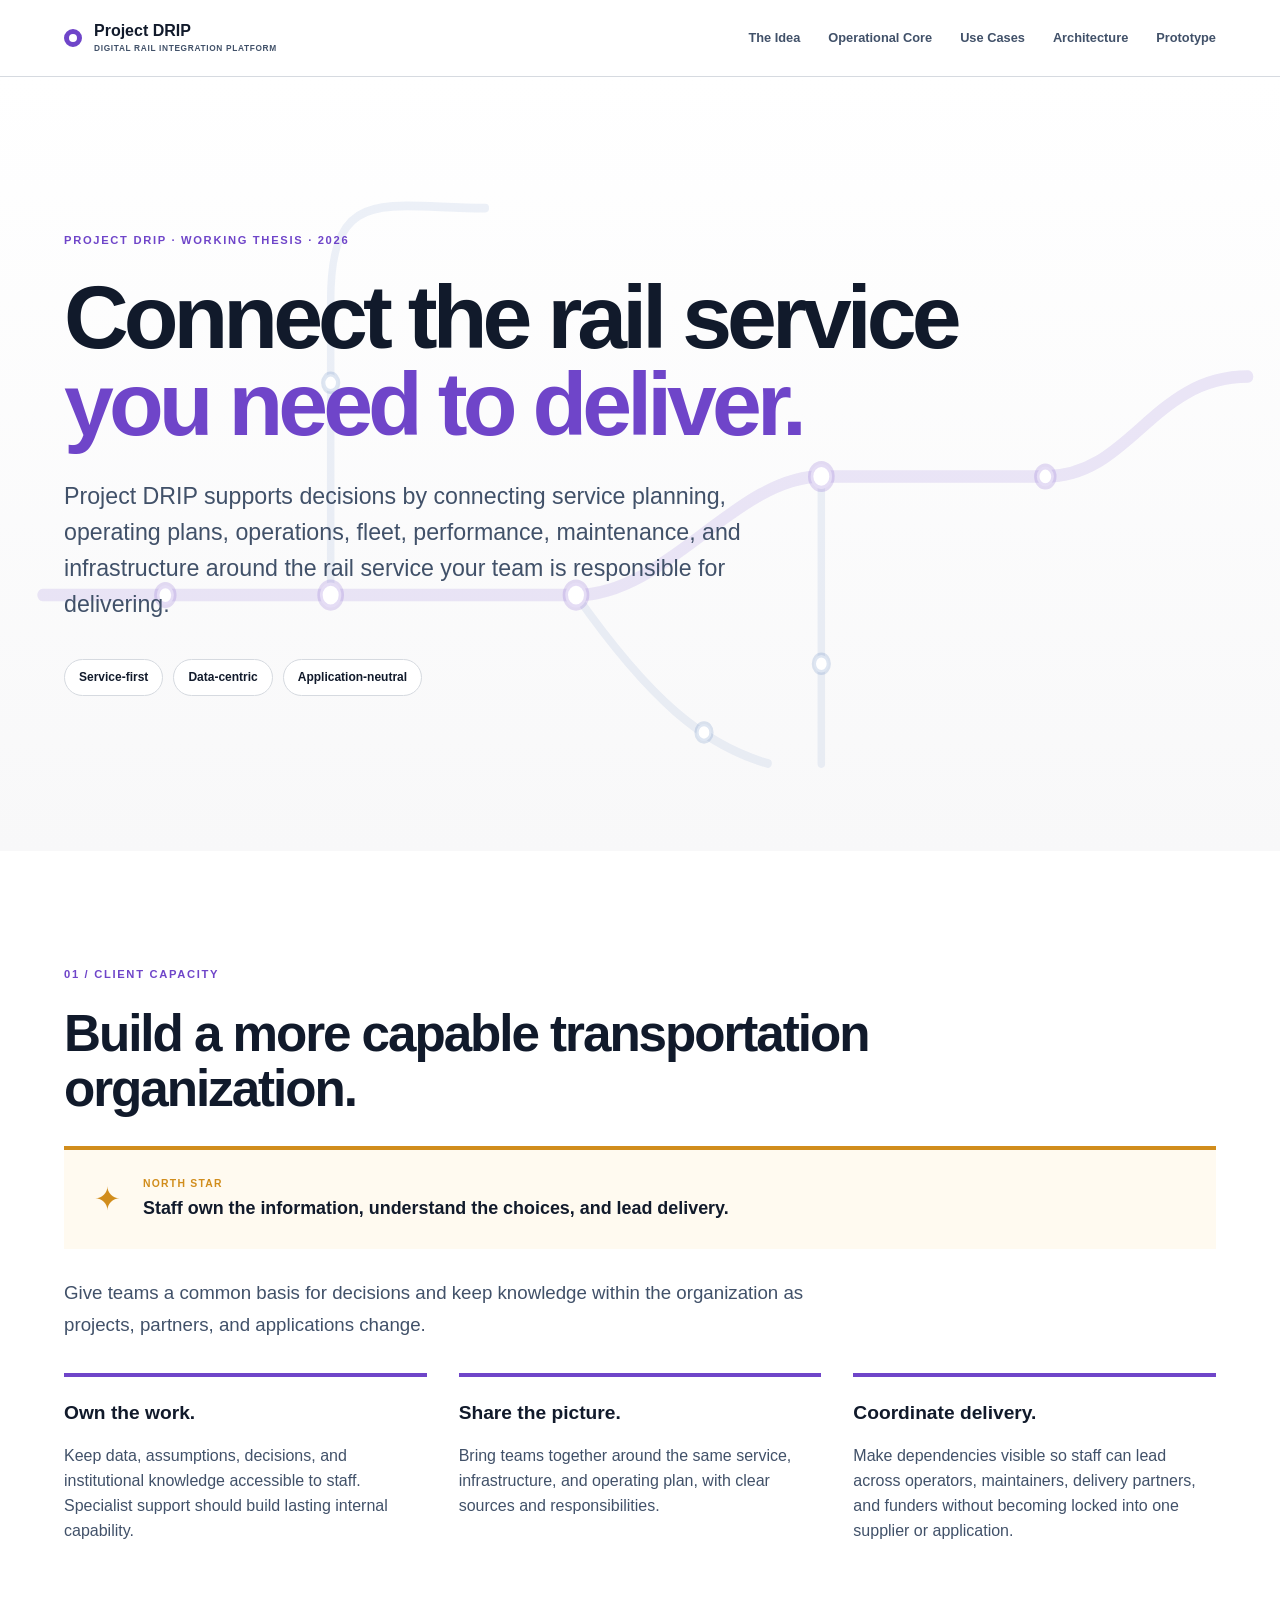
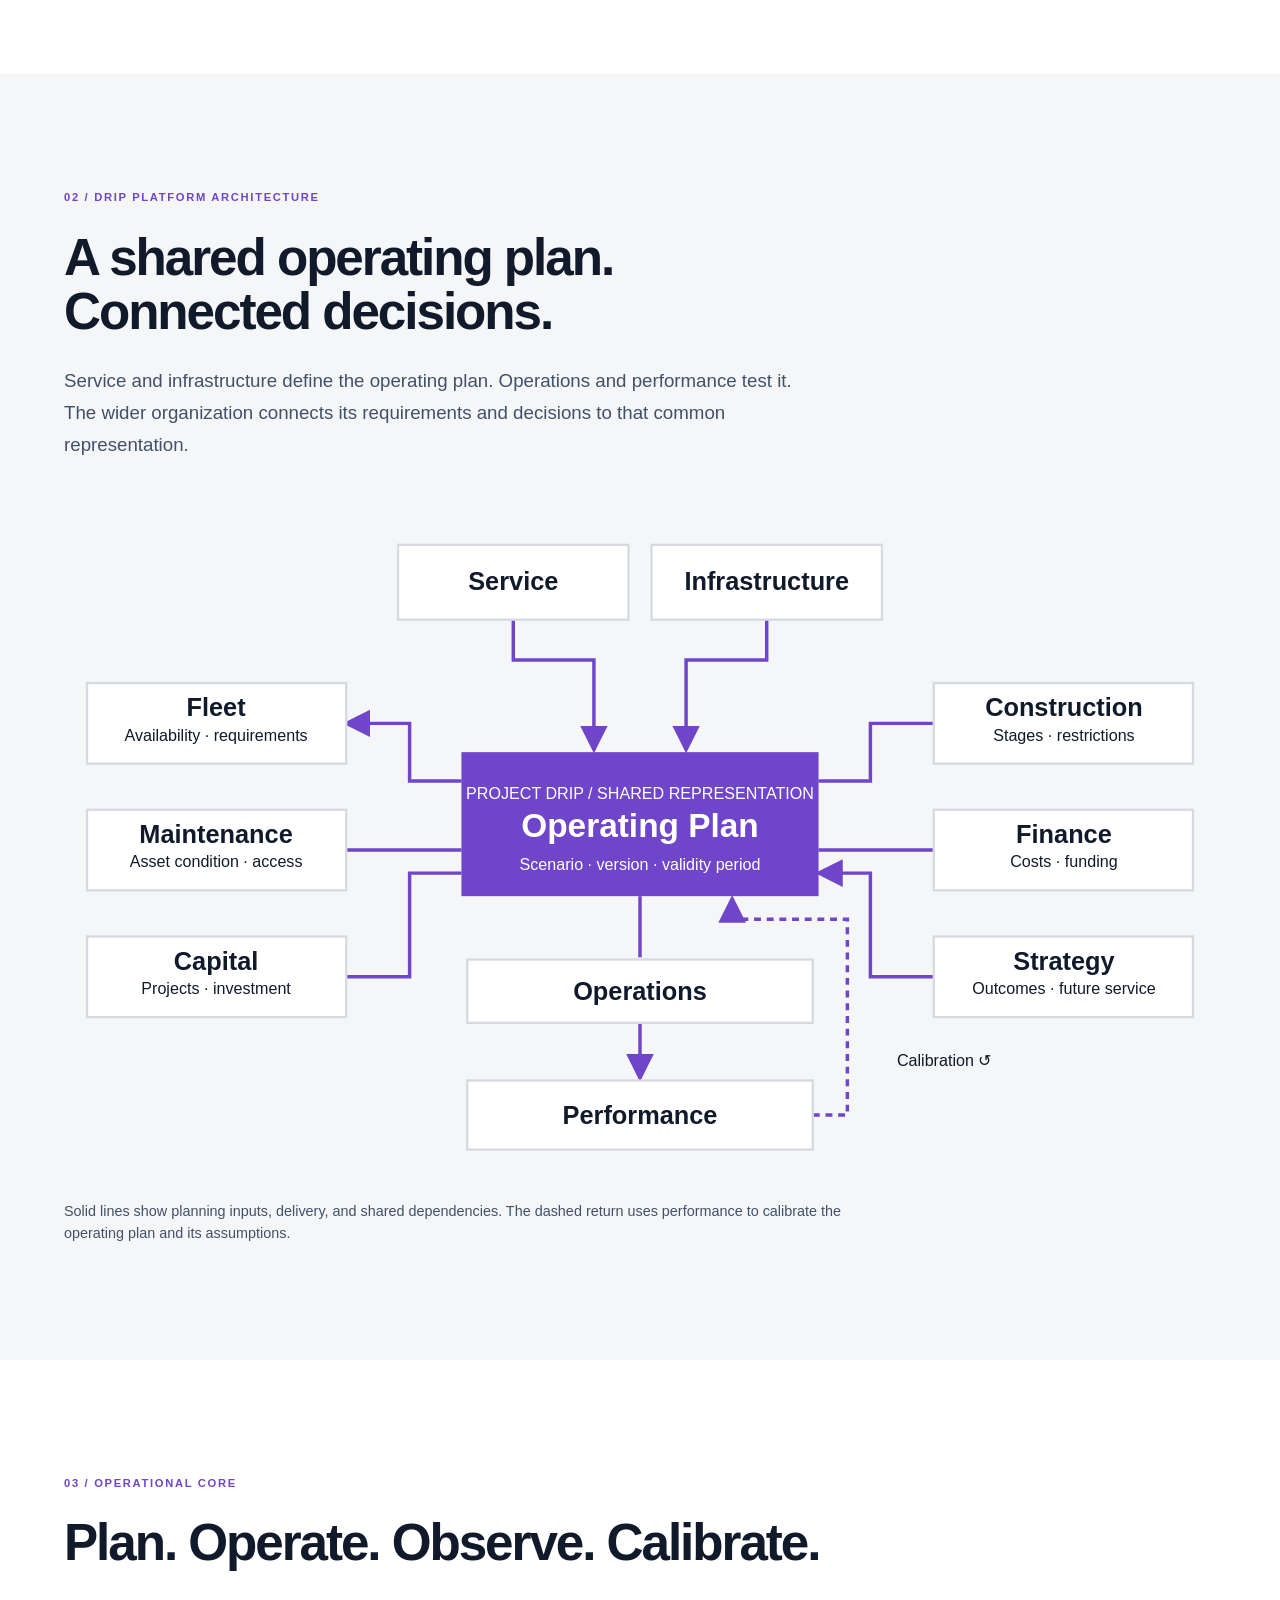
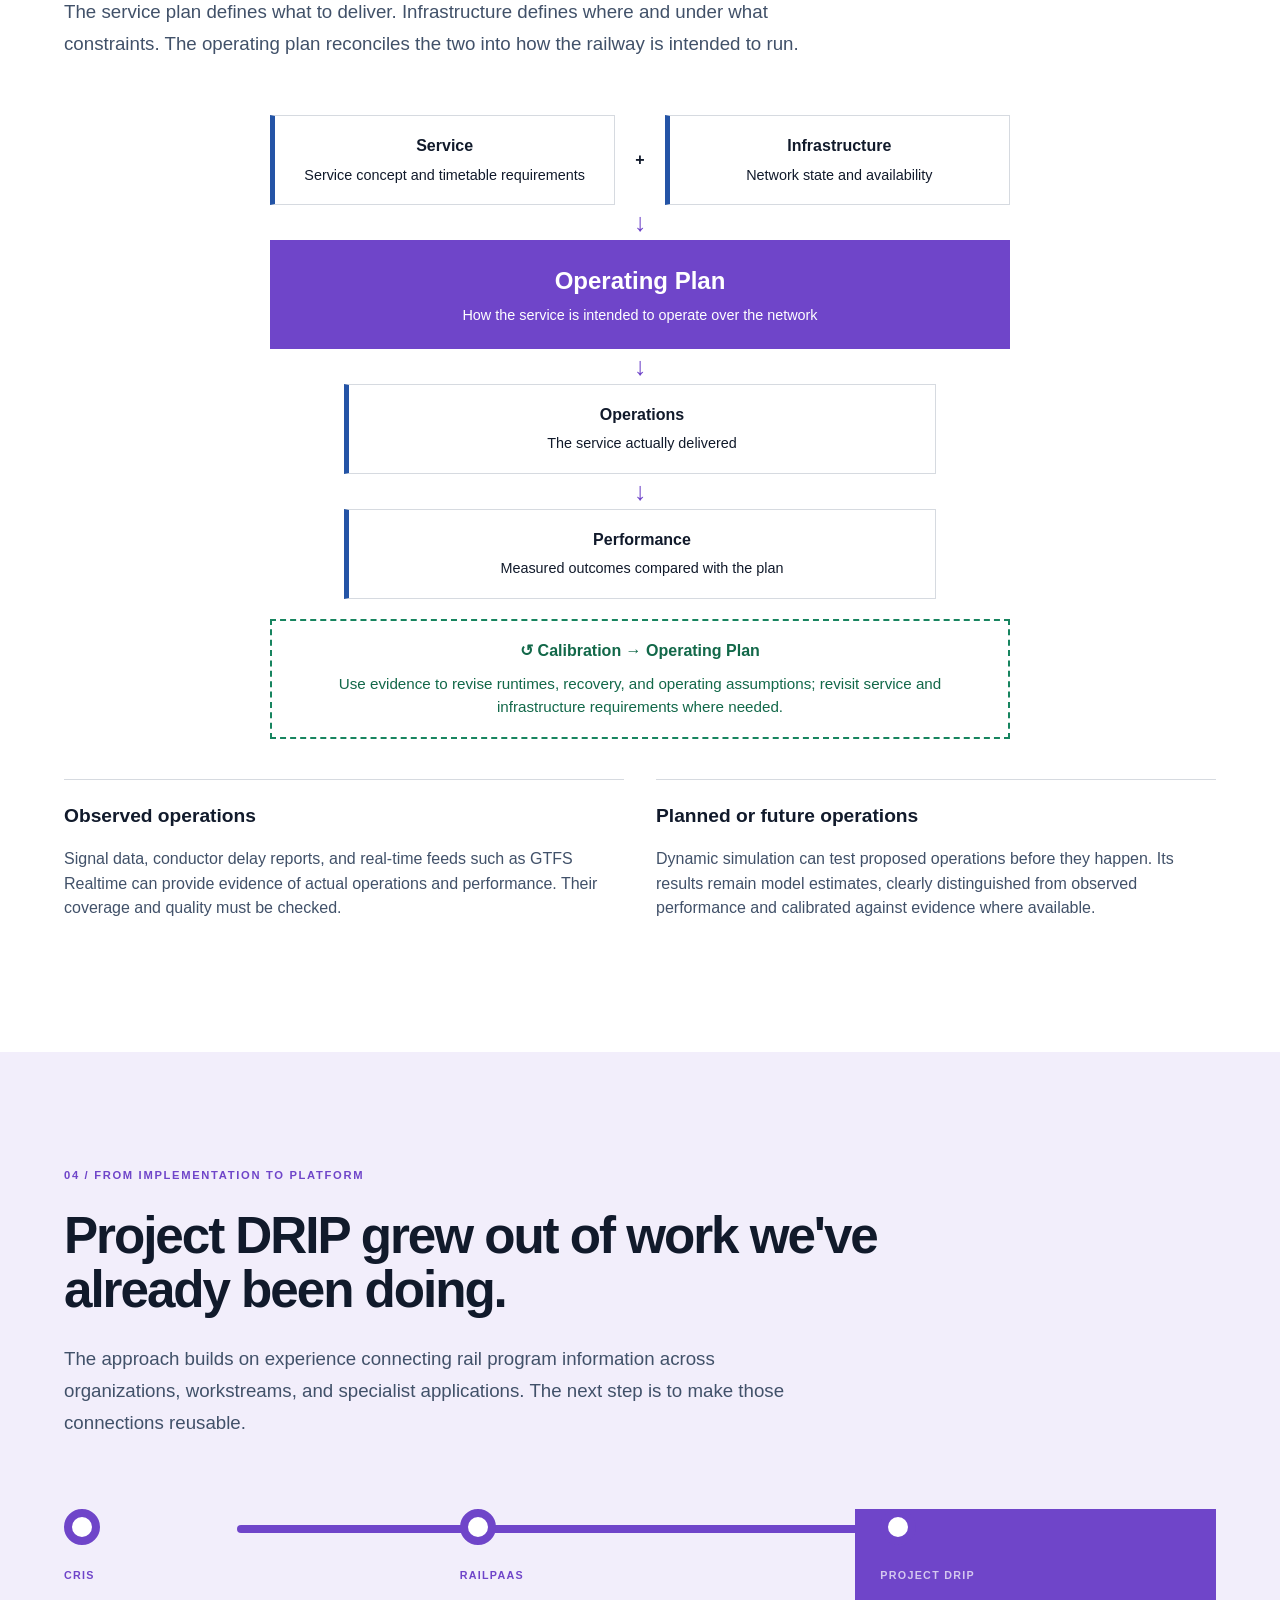
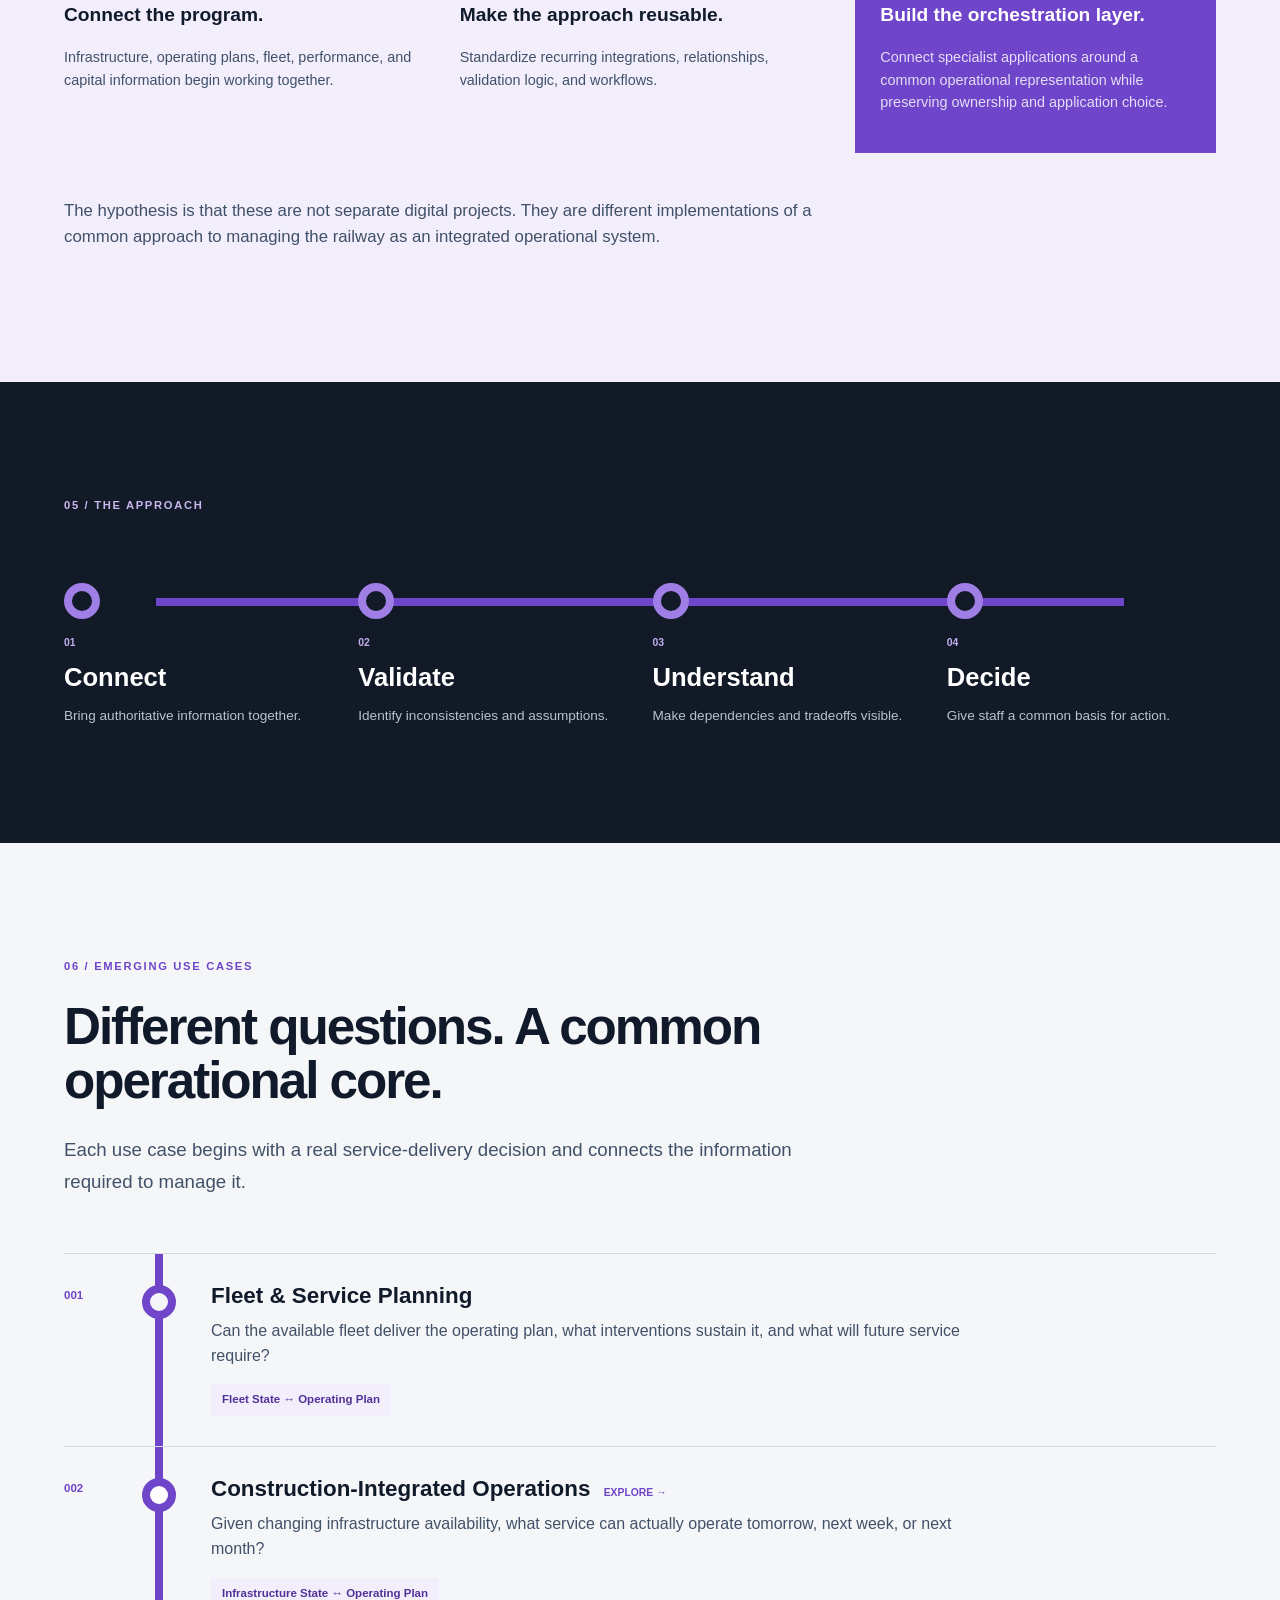
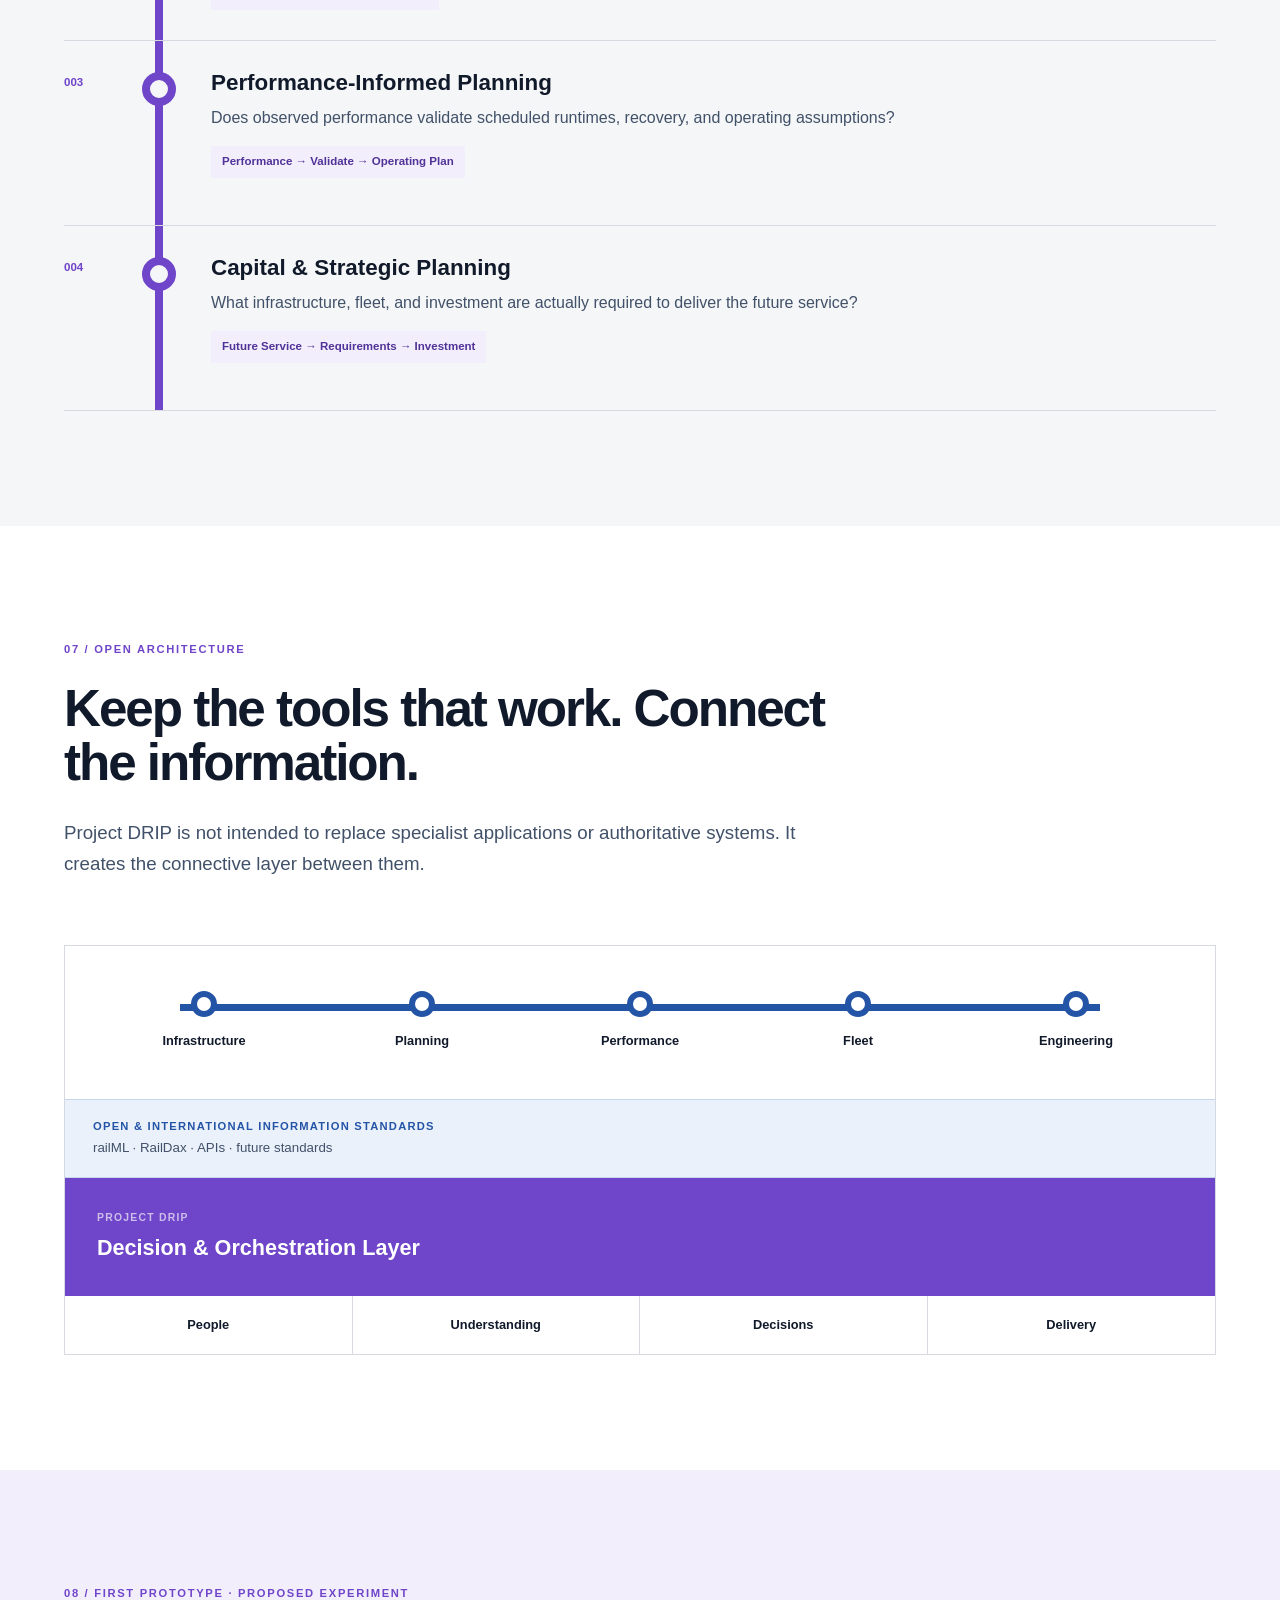
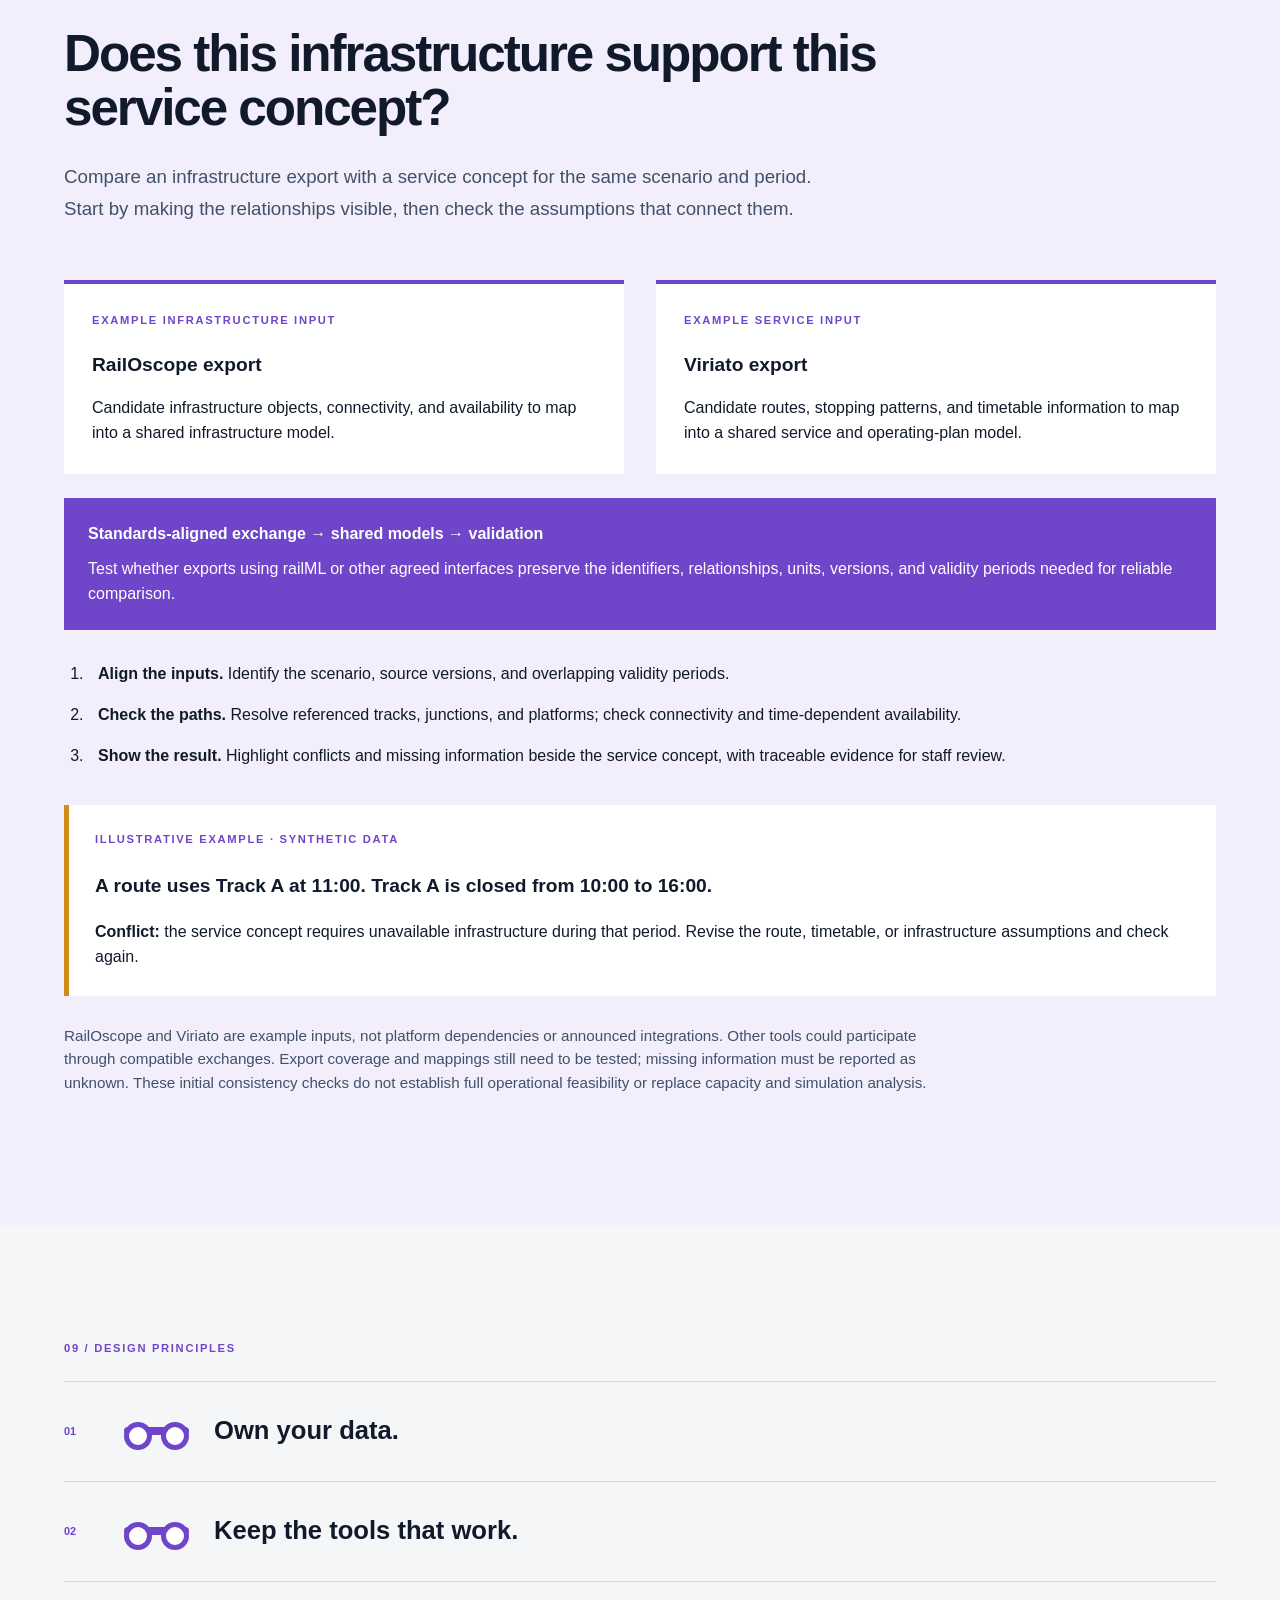
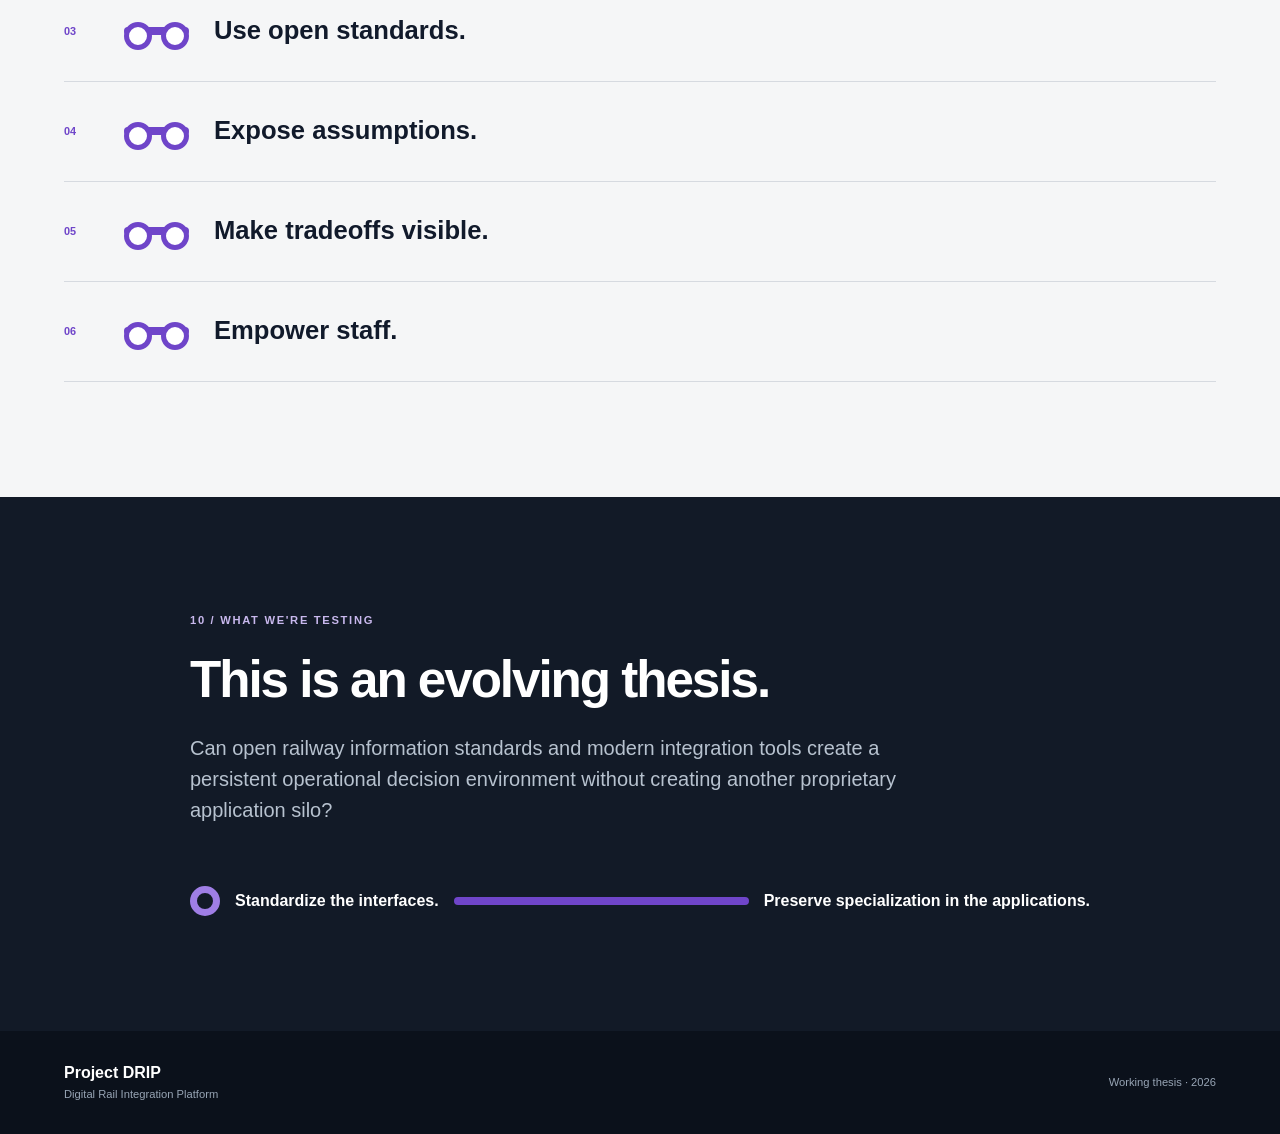
<file: index.html>
<!DOCTYPE html>
<html lang="en">
<head>
  <meta charset="UTF-8">
  <meta name="viewport" content="width=device-width, initial-scale=1.0">

  <title>Project DRIP | Digital Rail Integration Platform</title>

  <meta
    name="description"
    content="Project DRIP is an evolving approach to data-centric rail planning, operations, and decision-making."
  >

  <link rel="stylesheet" href="style.css">
</head>

<body>

<header class="site-header">
  <div class="container nav">

    <a class="brand" href="#">
      <span class="brand-mark"></span>
      <span class="brand-text">
        <strong>Project DRIP</strong>
        <small>Digital Rail Integration Platform</small>
      </span>
    </a>

    <nav>
      <a href="#idea">The Idea</a>
      <a href="#core">Operational Core</a>
      <a href="#cases">Use Cases</a>
      <a href="#architecture">Architecture</a>
      <a href="#prototype">Prototype</a>
    </nav>

  </div>
</header>


<main>

  <!-- =====================================================
       HERO
       ===================================================== -->

  <section class="hero" id="idea">

    <div class="hero-map" aria-hidden="true">

      <svg viewBox="0 0 1200 620" preserveAspectRatio="none">

        <path
          class="map-line map-line-main"
          d="M40,415
             C170,415 210,415 310,415
             S455,415 540,415
             S690,320 770,320
             S900,320 980,320
             S1080,240 1170,240"
        />

        <path
          class="map-line map-line-secondary"
          d="M310,415
             C310,330 310,275 310,180
             S360,105 455,105"
        />

        <path
          class="map-line map-line-secondary"
          d="M770,320
             C770,405 770,475 770,550"
        />

        <path
          class="map-line map-line-secondary"
          d="M540,415
             C610,500 660,535 720,550"
        />

        <circle class="map-node" cx="155" cy="415" r="8"/>
        <circle class="map-node" cx="310" cy="415" r="10"/>
        <circle class="map-node" cx="540" cy="415" r="10"/>
        <circle class="map-node" cx="770" cy="320" r="10"/>
        <circle class="map-node" cx="980" cy="320" r="8"/>

        <circle class="map-node-small" cx="310" cy="245" r="7"/>
        <circle class="map-node-small" cx="770" cy="470" r="7"/>
        <circle class="map-node-small" cx="660" cy="525" r="7"/>

      </svg>

    </div>

    <div class="container hero-content">

      <p class="route-label">
        PROJECT DRIP · WORKING THESIS · 2026
      </p>

      <h1>
        Connect the rail service
        <span>you need to deliver.</span>
      </h1>

      <p class="hero-text">
        Project DRIP supports decisions by connecting service planning, operating plans,
        operations, fleet, performance, maintenance, and infrastructure around
        the rail service your team is responsible for delivering.
      </p>

      <div class="hero-principles">
        <span>Service-first</span>
        <span>Data-centric</span>
        <span>Application-neutral</span>
      </div>

    </div>

  </section>


  <!-- =====================================================
       CLIENT NEED
       ===================================================== -->

  <section class="section client-need"><div class="container">
 <p class="section-code">01 / CLIENT CAPACITY</p>
 <h2>Build a more capable transportation organization.</h2>
 <div class="north-star"><span class="north-star-symbol" aria-hidden="true">✦</span><div>
 <p>NORTH STAR</p><strong>Staff own the information, understand the choices, and lead delivery.</strong></div></div>
 <p class="section-intro capacity-intro">Give teams a common basis for decisions and keep knowledge within the organization as projects, partners, and applications change.</p>
 <div class="capacity-grid">
 <article><h3>Own the work.</h3><p>Keep data, assumptions, decisions, and institutional knowledge accessible to staff. Specialist support should build lasting internal capability.</p></article>
 <article><h3>Share the picture.</h3><p>Bring teams together around the same service, infrastructure, and operating plan, with clear sources and responsibilities.</p></article>
 <article><h3>Coordinate delivery.</h3><p>Make dependencies visible so staff can lead across operators, maintainers, delivery partners, and funders without becoming locked into one supplier or application.</p></article>
 </div></div></section>


  <!-- =====================================================
       INTEGRATION PROBLEM
       ===================================================== -->

  <section class="section problem" id="platform"><div class="container">
 <p class="section-code">02 / DRIP PLATFORM ARCHITECTURE</p>
 <h2>A shared operating plan.<br>Connected decisions.</h2>
 <p class="section-intro">Service and infrastructure define the operating plan. Operations and performance test it. The wider organization connects its requirements and decisions to that common representation.</p>
 <figure class="platform-figure">
 <svg class="platform-diagram" viewBox="0 0 1000 580" role="img" aria-labelledby="platform-title platform-desc">
 <title id="platform-title">DRIP architecture centered on the Operating Plan</title>
 <desc id="platform-desc">Service and Infrastructure feed the central Operating Plan. Fleet, Maintenance, Capital, Construction, Finance, and Strategy connect bidirectionally to it. The plan leads to Operations and Performance, with calibration returning to the plan.</desc>
 <defs><marker id="tip" markerWidth="8" markerHeight="8" refX="7" refY="4" orient="auto-start-reverse"><path d="M0 0L8 4L0 8Z" fill="#6f45c9"/></marker></defs>
 <g fill="none" stroke="#6f45c9" stroke-width="3">
 <path d="M390 90V125H460V203" marker-end="url(#tip)"/><path d="M610 90V125H540V203" marker-end="url(#tip)"/>
 <path d="M245 180H300V230H345M245 290H345M245 400H300V310H345M755 180H700V230H655M755 290H655M755 400H700V310H655" marker-start="url(#tip)" marker-end="url(#tip)"/>
 <path d="M500 330V383M500 440V488" marker-end="url(#tip)"/>
 <path d="M650 520H680V350H580V332" stroke-dasharray="6 5" marker-end="url(#tip)"/>
 </g>
 <g class="diagram-node">
 <rect x="290" y="25" width="200" height="65"/><rect x="510" y="25" width="200" height="65"/>
 <rect x="20" y="145" width="225" height="70"/><rect x="20" y="255" width="225" height="70"/><rect x="20" y="365" width="225" height="70"/>
 <rect x="755" y="145" width="225" height="70"/><rect x="755" y="255" width="225" height="70"/><rect x="755" y="365" width="225" height="70"/>
 <rect x="350" y="385" width="300" height="55"/><rect x="350" y="490" width="300" height="60"/>
 </g>
 <rect x="345" y="205" width="310" height="125" fill="#6f45c9"/>
 <g text-anchor="middle" class="diagram-label">
 <text x="390" y="64">Service</text><text x="610" y="64">Infrastructure</text>
 <text x="132" y="174">Fleet</text><text x="132" y="195" class="diagram-detail">Availability · requirements</text>
 <text x="132" y="284">Maintenance</text><text x="132" y="305" class="diagram-detail">Asset condition · access</text>
 <text x="132" y="394">Capital</text><text x="132" y="415" class="diagram-detail">Projects · investment</text>
 <text x="868" y="174">Construction</text><text x="868" y="195" class="diagram-detail">Stages · restrictions</text>
 <text x="868" y="284">Finance</text><text x="868" y="305" class="diagram-detail">Costs · funding</text>
 <text x="868" y="394">Strategy</text><text x="868" y="415" class="diagram-detail">Outcomes · future service</text>
 <text x="500" y="246" fill="white" class="diagram-detail">PROJECT DRIP / SHARED REPRESENTATION</text>
 <text x="500" y="279" fill="white" font-size="29">Operating Plan</text>
 <text x="500" y="307" fill="white" class="diagram-detail">Scenario · version · validity period</text>
 <text x="500" y="420">Operations</text><text x="500" y="528">Performance</text>
 <text x="764" y="477" class="diagram-detail">Calibration ↺</text>
 </g></svg>
 <figcaption>Solid lines show planning inputs, delivery, and shared dependencies. The dashed return uses performance to calibrate the operating plan and its assumptions.</figcaption>
 </figure></div></section>


  <!-- =====================================================
       OPERATIONAL CORE
       ===================================================== -->

  <section class="section operational-core" id="core"><div class="container">
 <p class="section-code">03 / OPERATIONAL CORE</p><h2>Plan. Operate. Observe. Calibrate.</h2>
 <p class="section-intro">The service plan defines what to deliver. Infrastructure defines where and under what constraints. The operating plan reconciles the two into how the railway is intended to run.</p>
 <div class="core-loop">
 <div class="core-inputs"><div>Service<small>Service concept and timetable requirements</small></div><b aria-hidden="true">+</b><div>Infrastructure<small>Network state and availability</small></div></div>
 <div class="loop-arrow" aria-hidden="true">↓</div>
 <div class="loop-plan"><strong>Operating Plan</strong><small>How the service is intended to operate over the network</small></div>
 <div class="loop-arrow" aria-hidden="true">↓</div>
 <div class="loop-stop"><strong>Operations</strong><small>The service actually delivered</small></div>
 <div class="loop-arrow" aria-hidden="true">↓</div>
 <div class="loop-stop"><strong>Performance</strong><small>Measured outcomes compared with the plan</small></div>
 <div class="calibration"><strong>↺ Calibration → Operating Plan</strong><span>Use evidence to revise runtimes, recovery, and operating assumptions; revisit service and infrastructure requirements where needed.</span></div>
 </div>
 <div class="evidence-grid"><article><h3>Observed operations</h3><p>Signal data, conductor delay reports, and real-time feeds such as GTFS Realtime can provide evidence of actual operations and performance. Their coverage and quality must be checked.</p></article>
 <article><h3>Planned or future operations</h3><p>Dynamic simulation can test proposed operations before they happen. Its results remain model estimates, clearly distinguished from observed performance and calibrated against evidence where available.</p></article></div>
 </div></section>


  <!-- =====================================================
       FROM CRIS TO DRIP
       ===================================================== -->

  <section class="section evolution">

    <div class="container">

      <p class="section-code">04 / FROM IMPLEMENTATION TO PLATFORM</p>

      <h2>
        Project DRIP grew out of
        work we've already been doing.
      </h2>

      <p class="section-intro">
        The approach builds on experience connecting rail program information
        across organizations, workstreams, and specialist applications.
        The next step is to make those connections reusable.
      </p>


      <div class="evolution-line">

        <div class="evolution-stop">

          <span class="evolution-node"></span>

          <p class="stage-label">CRIS</p>

          <h3>Connect the program.</h3>

          <p>
            Infrastructure, operating plans, fleet, performance, and capital
            information begin working together.
          </p>

        </div>


        <div class="evolution-stop">

          <span class="evolution-node"></span>

          <p class="stage-label">RAILPAAS</p>

          <h3>Make the approach reusable.</h3>

          <p>
            Standardize recurring integrations, relationships, validation
            logic, and workflows.
          </p>

        </div>


        <div class="evolution-stop evolution-stop-primary">

          <span class="evolution-node"></span>

          <p class="stage-label">PROJECT DRIP</p>

          <h3>Build the orchestration layer.</h3>

          <p>
            Connect specialist applications around a common operational
            representation while preserving ownership and application choice.
          </p>

        </div>

      </div>


      <p class="evolution-close">
        The hypothesis is that these are not separate digital projects.
        They are different implementations of a common approach to managing
        the railway as an integrated operational system.
      </p>

    </div>

  </section>


  <!-- =====================================================
       APPROACH
       ===================================================== -->

  <section class="section workflow">

    <div class="container">

      <p class="section-code light">
        05 / THE APPROACH
      </p>

      <div class="workflow-route">

        <div class="workflow-stop">

          <span class="workflow-node"></span>

          <p>01</p>

          <h3>Connect</h3>

          <small>
            Bring authoritative information together.
          </small>

        </div>


        <div class="workflow-stop">

          <span class="workflow-node"></span>

          <p>02</p>

          <h3>Validate</h3>

          <small>
            Identify inconsistencies and assumptions.
          </small>

        </div>


        <div class="workflow-stop">

          <span class="workflow-node"></span>

          <p>03</p>

          <h3>Understand</h3>

          <small>
            Make dependencies and tradeoffs visible.
          </small>

        </div>


        <div class="workflow-stop">

          <span class="workflow-node"></span>

          <p>04</p>

          <h3>Decide</h3>

          <small>
            Give staff a common basis for action.
          </small>

        </div>

      </div>

    </div>

  </section>


  <!-- =====================================================
       USE CASES
       ===================================================== -->

  <section class="section cases" id="cases">

    <div class="container">

      <p class="section-code">06 / EMERGING USE CASES</p>

      <h2>
        Different questions.
        A common operational core.
      </h2>

      <p class="section-intro">
        Each use case begins with a real service-delivery decision and
        connects the information required to manage it.
      </p>


      <div class="case-list">

        <article class="case-row">

          <div class="case-route-number">
            001
          </div>

          <div class="case-route-mark">
            <span></span>
          </div>

          <div class="case-content">

            <h3>Fleet &amp; Service Planning</h3>

            <p>
              Can the available fleet deliver the operating plan, what
              interventions sustain it, and what will future service require?
            </p>

            <div class="relationship-label">
              Fleet State ↔ Operating Plan
            </div>

          </div>

        </article>


        <a
          class="case-row case-row-link"
          href="construction-operations.html"
        >

          <div class="case-route-number">
            002
          </div>

          <div class="case-route-mark">
            <span></span>
          </div>

          <div class="case-content">

            <h3>
              Construction-Integrated Operations
              <small>Explore →</small>
            </h3>

            <p>
              Given changing infrastructure availability, what service can
              actually operate tomorrow, next week, or next month?
            </p>

            <div class="relationship-label">
              Infrastructure State ↔ Operating Plan
            </div>

          </div>

        </a>


        <article class="case-row">

          <div class="case-route-number">
            003
          </div>

          <div class="case-route-mark">
            <span></span>
          </div>

          <div class="case-content">

            <h3>Performance-Informed Planning</h3>

            <p>
              Does observed performance validate scheduled runtimes,
              recovery, and operating assumptions?
            </p>

            <div class="relationship-label">
              Performance → Validate → Operating Plan
            </div>

          </div>

        </article>


        <article class="case-row">

          <div class="case-route-number">
            004
          </div>

          <div class="case-route-mark">
            <span></span>
          </div>

          <div class="case-content">

            <h3>Capital &amp; Strategic Planning</h3>

            <p>
              What infrastructure, fleet, and investment are actually
              required to deliver the future service?
            </p>

            <div class="relationship-label">
              Future Service → Requirements → Investment
            </div>

          </div>

        </article>

      </div>

    </div>

  </section>


  <!-- =====================================================
       ARCHITECTURE
       ===================================================== -->

  <section class="section architecture" id="architecture">

    <div class="container">

      <p class="section-code">07 / OPEN ARCHITECTURE</p>

      <h2>
        Keep the tools that work.
        Connect the information.
      </h2>

      <p class="section-intro">
        Project DRIP is not intended to replace specialist applications or
        authoritative systems. It creates the connective layer between them.
      </p>


      <div class="architecture-map">

        <div class="source-line">

          <div class="source-stop">
            <span></span>
            <p>Infrastructure</p>
          </div>

          <div class="source-stop">
            <span></span>
            <p>Planning</p>
          </div>

          <div class="source-stop">
            <span></span>
            <p>Performance</p>
          </div>

          <div class="source-stop">
            <span></span>
            <p>Fleet</p>
          </div>

          <div class="source-stop">
            <span></span>
            <p>Engineering</p>
          </div>

        </div>


        <div class="standards-band">
          <span>OPEN &amp; INTERNATIONAL INFORMATION STANDARDS</span>
          <small>railML · RailDax · APIs · future standards</small>
        </div>


        <div class="drip-band">

          <span>PROJECT DRIP</span>

          <strong>
            Decision &amp; Orchestration Layer
          </strong>

        </div>


        <div class="outcome-line">

          <span>People</span>
          <span>Understanding</span>
          <span>Decisions</span>
          <span>Delivery</span>

        </div>

      </div>

    </div>

  </section>


  <!-- =====================================================
       PRINCIPLES
       ===================================================== -->

  <section class="section prototype" id="prototype"><div class="container">
 <p class="section-code">08 / FIRST PROTOTYPE · PROPOSED EXPERIMENT</p>
 <h2>Does this infrastructure support this service concept?</h2>
 <p class="section-intro">Compare an infrastructure export with a service concept for the same scenario and period. Start by making the relationships visible, then check the assumptions that connect them.</p>
 <div class="prototype-inputs"><article><p class="section-code">EXAMPLE INFRASTRUCTURE INPUT</p><h3>RailOscope export</h3><p>Candidate infrastructure objects, connectivity, and availability to map into a shared infrastructure model.</p></article><article><p class="section-code">EXAMPLE SERVICE INPUT</p><h3>Viriato export</h3><p>Candidate routes, stopping patterns, and timetable information to map into a shared service and operating-plan model.</p></article></div>
 <div class="prototype-check"><strong>Standards-aligned exchange → shared models → validation</strong><p>Test whether exports using railML or other agreed interfaces preserve the identifiers, relationships, units, versions, and validity periods needed for reliable comparison.</p></div>
 <ol class="validation-list"><li><strong>Align the inputs.</strong> Identify the scenario, source versions, and overlapping validity periods.</li><li><strong>Check the paths.</strong> Resolve referenced tracks, junctions, and platforms; check connectivity and time-dependent availability.</li><li><strong>Show the result.</strong> Highlight conflicts and missing information beside the service concept, with traceable evidence for staff review.</li></ol>
 <aside class="prototype-example"><p class="section-code">ILLUSTRATIVE EXAMPLE · SYNTHETIC DATA</p><h3>A route uses Track A at 11:00. Track A is closed from 10:00 to 16:00.</h3><p><strong>Conflict:</strong> the service concept requires unavailable infrastructure during that period. Revise the route, timetable, or infrastructure assumptions and check again.</p></aside>
 <p class="prototype-note">RailOscope and Viriato are example inputs, not platform dependencies or announced integrations. Other tools could participate through compatible exchanges. Export coverage and mappings still need to be tested; missing information must be reported as unknown. These initial consistency checks do not establish full operational feasibility or replace capacity and simulation analysis.</p>
 </div></section>

<section class="section principles" id="principles">

    <div class="container">

      <p class="section-code">09 / DESIGN PRINCIPLES</p>

      <div class="principle-list">

        <div>
          <span class="principle-index">01</span>
          <span class="principle-line"></span>
          <h3>Own your data.</h3>
        </div>

        <div>
          <span class="principle-index">02</span>
          <span class="principle-line"></span>
          <h3>Keep the tools that work.</h3>
        </div>

        <div>
          <span class="principle-index">03</span>
          <span class="principle-line"></span>
          <h3>Use open standards.</h3>
        </div>

        <div>
          <span class="principle-index">04</span>
          <span class="principle-line"></span>
          <h3>Expose assumptions.</h3>
        </div>

        <div>
          <span class="principle-index">05</span>
          <span class="principle-line"></span>
          <h3>Make tradeoffs visible.</h3>
        </div>

        <div>
          <span class="principle-index">06</span>
          <span class="principle-line"></span>
          <h3>Empower staff.</h3>
        </div>

      </div>

    </div>

  </section>


  <!-- =====================================================
       CLOSING
       ===================================================== -->

  <section class="section thesis">

    <div class="container thesis-content">

      <p class="section-code light">
        10 / WHAT WE'RE TESTING
      </p>

      <h2>
        This is an evolving thesis.
      </h2>

      <p>
        Can open railway information standards and modern integration
        tools create a persistent operational decision environment without
        creating another proprietary application silo?
      </p>


      <div class="closing-route">

        <span class="closing-node"></span>

        <strong>
          Standardize the interfaces.
        </strong>

        <span class="closing-line"></span>

        <strong>
          Preserve specialization in the applications.
        </strong>

      </div>

    </div>

  </section>

</main>


<footer>

  <div class="container footer-content">

    <div>
      <strong>Project DRIP</strong>
      <small>Digital Rail Integration Platform</small>
    </div>

    <span>
      Working thesis · 2026
    </span>

  </div>

</footer>

</body>
</html>
</file>
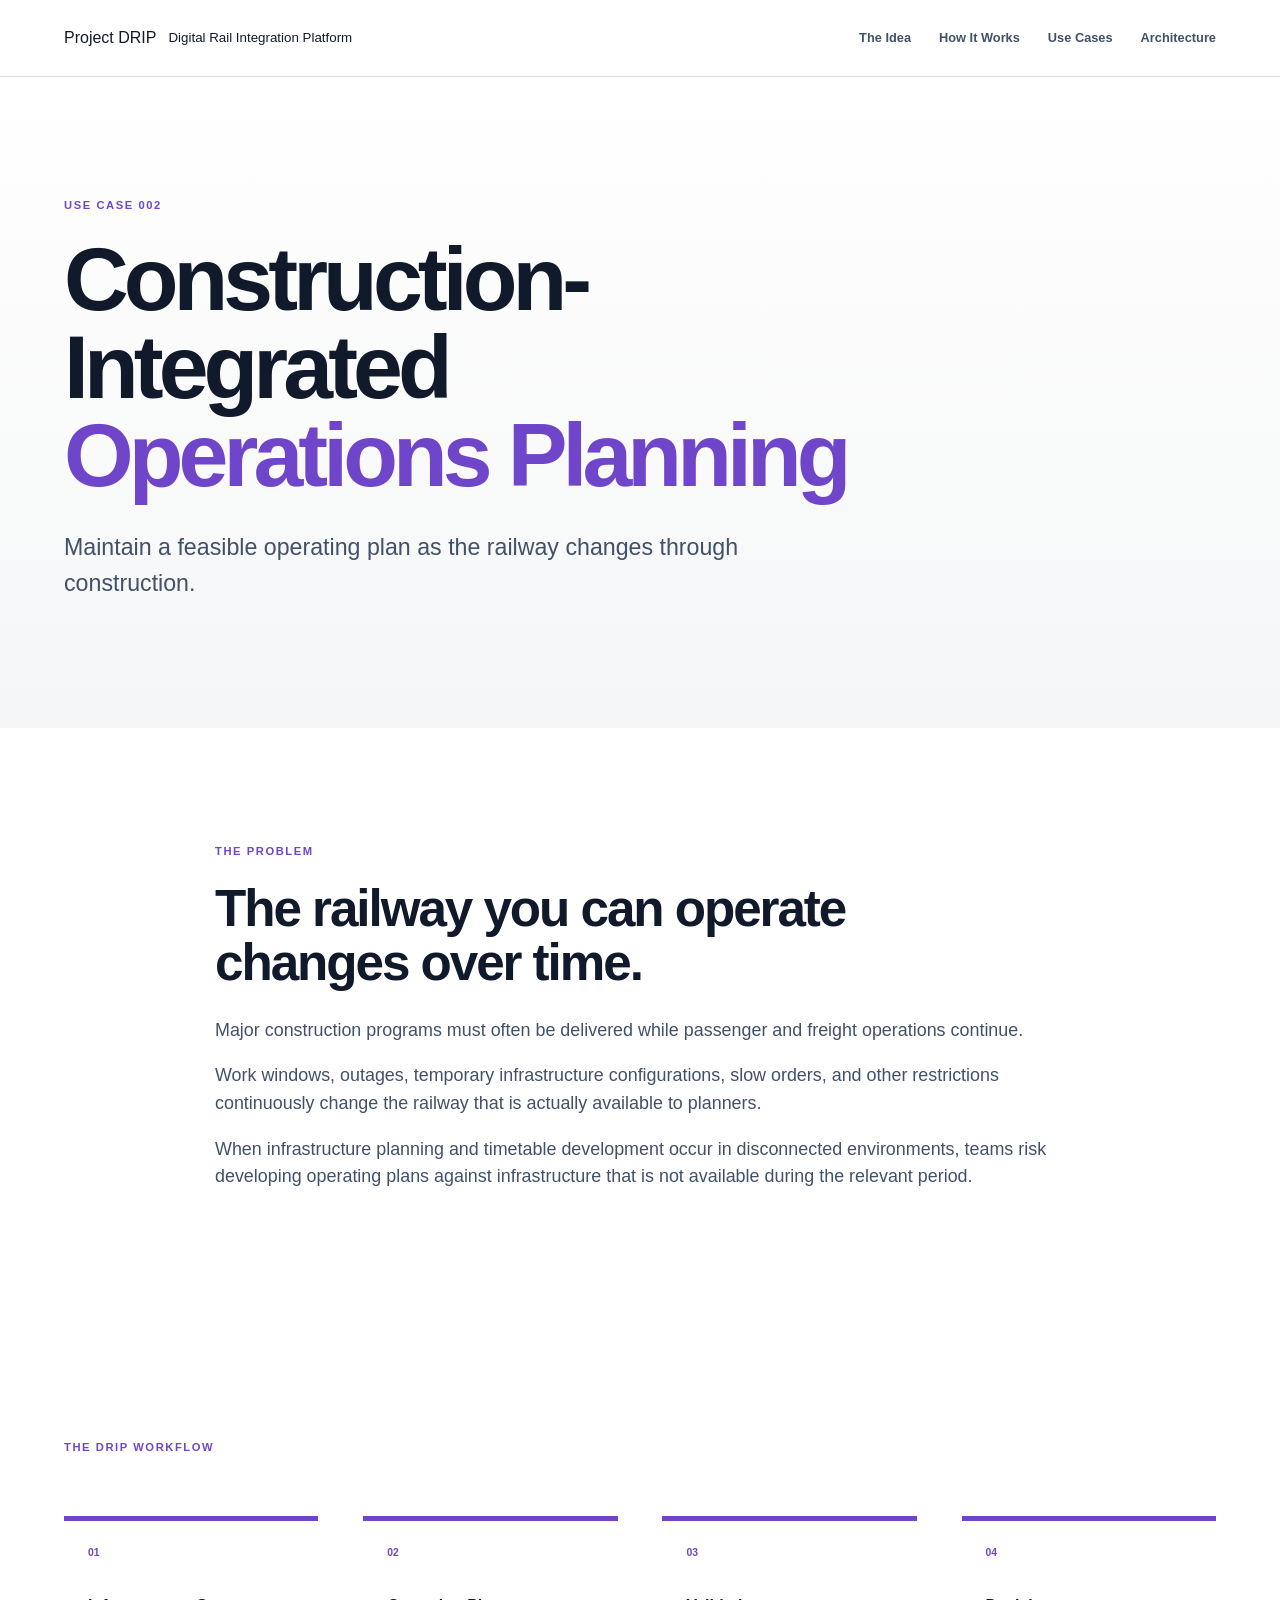
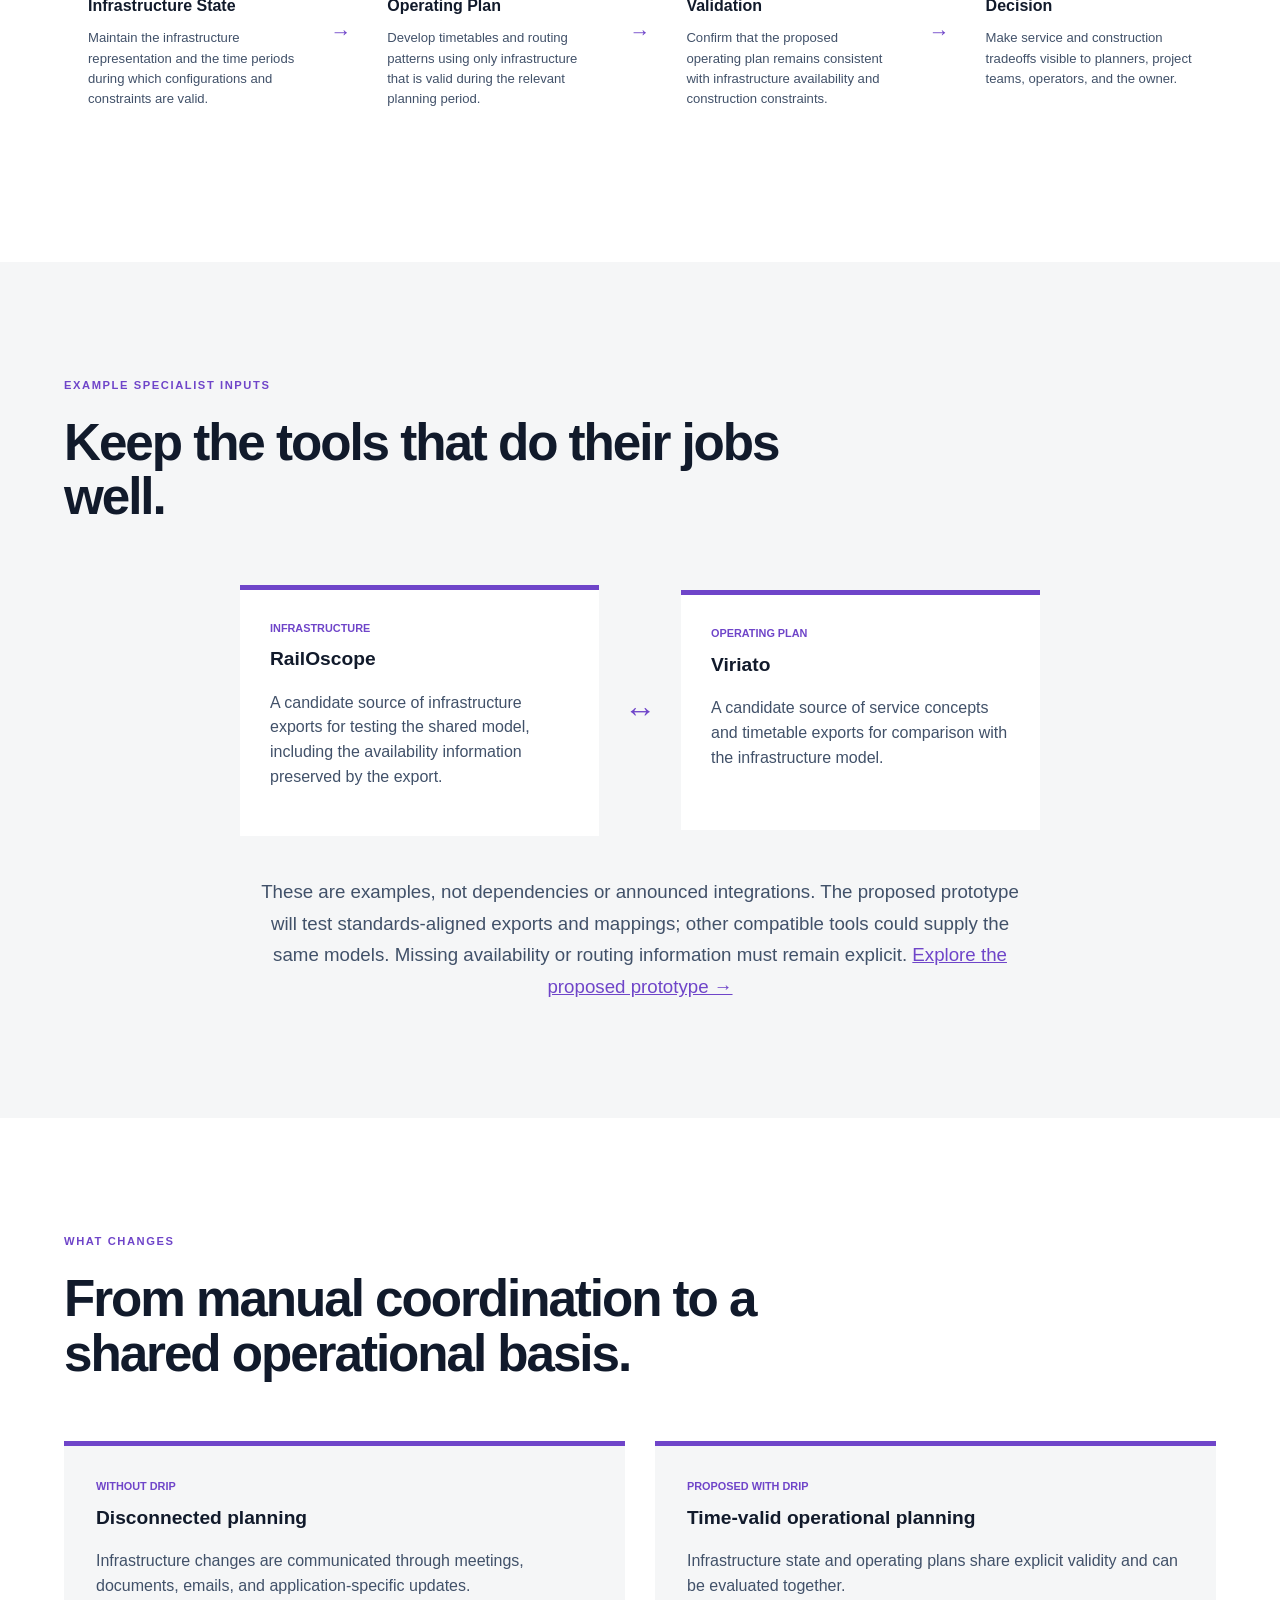
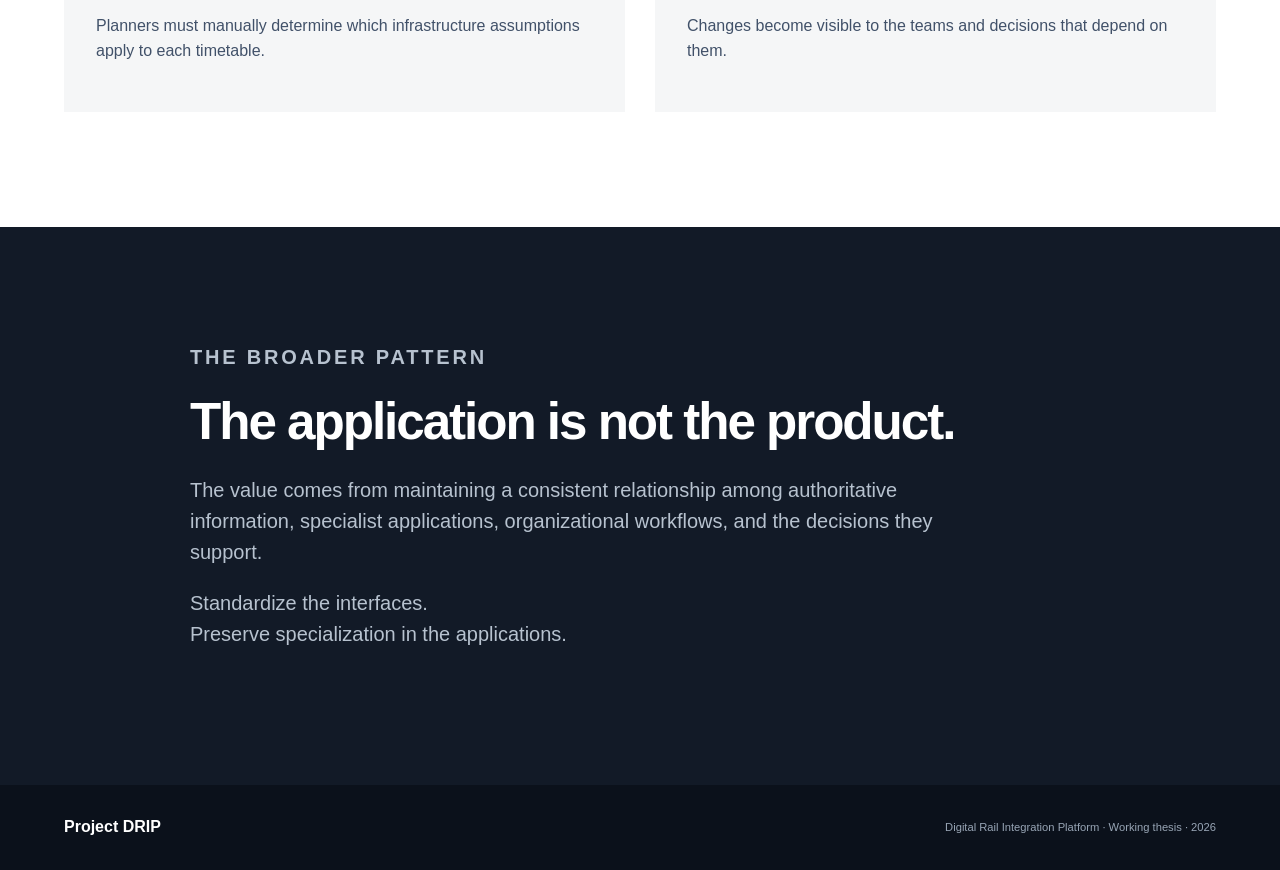
<file: construction-operations.html>
<!DOCTYPE html>
<html lang="en">
<head>
  <meta charset="UTF-8">
  <meta name="viewport" content="width=device-width, initial-scale=1.0">

  <title>Construction-Integrated Operations | Project DRIP</title>

  <link rel="stylesheet" href="style.css">
</head>

<body>

  <header class="site-header">
    <div class="container nav">

      <a class="brand" href="index.html">
        Project DRIP
        <small>Digital Rail Integration Platform</small>
      </a>

      <nav>
        <a href="index.html#idea">The Idea</a>
        <a href="index.html#core">How It Works</a>
        <a href="index.html#cases">Use Cases</a>
        <a href="index.html#architecture">Architecture</a>
      </nav>

    </div>
  </header>


  <main>

    <section class="use-case-hero">
      <div class="container">

        <p class="eyebrow">USE CASE 002</p>

        <h1>
          Construction-Integrated
          <span>Operations Planning</span>
        </h1>

        <p class="hero-text">
          Maintain a feasible operating plan as the railway changes through
          construction.
        </p>

      </div>
    </section>


    <section class="section">
      <div class="container use-case-content">

        <p class="eyebrow">THE PROBLEM</p>

        <h2>
          The railway you can operate changes over time.
        </h2>

        <p>
          Major construction programs must often be delivered while passenger
          and freight operations continue.
        </p>

        <p>
          Work windows, outages, temporary infrastructure configurations,
          slow orders, and other restrictions continuously change the railway
          that is actually available to planners.
        </p>

        <p>
          When infrastructure planning and timetable development occur in
          disconnected environments, teams risk developing operating plans
          against infrastructure that is not available during the relevant
          period.
        </p>

      </div>
    </section>


    <section class="section core">
      <div class="container">

        <p class="eyebrow">THE DRIP WORKFLOW</p>

        <div class="case-flow">

          <div class="flow-box">
            <span>01</span>
            <strong>Infrastructure State</strong>
            <p>
              Maintain the infrastructure representation and the time periods
              during which configurations and constraints are valid.
            </p>
          </div>

          <div class="flow-arrow">→</div>

          <div class="flow-box">
            <span>02</span>
            <strong>Operating Plan</strong>
            <p>
              Develop timetables and routing patterns using only infrastructure
              that is valid during the relevant planning period.
            </p>
          </div>

          <div class="flow-arrow">→</div>

          <div class="flow-box">
            <span>03</span>
            <strong>Validation</strong>
            <p>
              Confirm that the proposed operating plan remains consistent with
              infrastructure availability and construction constraints.
            </p>
          </div>

          <div class="flow-arrow">→</div>

          <div class="flow-box">
            <span>04</span>
            <strong>Decision</strong>
            <p>
              Make service and construction tradeoffs visible to planners,
              project teams, operators, and the owner.
            </p>
          </div>

        </div>

      </div>
    </section>


    <section class="section problem">
      <div class="container">

        <p class="eyebrow">EXAMPLE SPECIALIST INPUTS</p>

        <h2>
          Keep the tools that do their jobs well.
        </h2>

        <div class="tool-model">

          <div class="tool-card">
            <p class="case-number">INFRASTRUCTURE</p>
            <h3>RailOscope</h3>
            <p>
              A candidate source of infrastructure exports for testing the shared model, including the availability information preserved by the export.
            </p>
          </div>

          <div class="tool-connection">↔</div>

          <div class="tool-card">
            <p class="case-number">OPERATING PLAN</p>
            <h3>Viriato</h3>
            <p>
              A candidate source of service concepts and timetable exports for comparison with the infrastructure model.
            </p>
          </div>

        </div>

        <p class="section-intro tool-close">
          These are examples, not dependencies or announced integrations. The proposed prototype will test standards-aligned exports and mappings; other compatible tools could supply the same models. Missing availability or routing information must remain explicit. <a href="index.html#prototype">Explore the proposed prototype →</a>
        </p>

      </div>
    </section>


    <section class="section">
      <div class="container">

        <p class="eyebrow">WHAT CHANGES</p>

        <h2>
          From manual coordination to a shared operational basis.
        </h2>

        <div class="before-after">

          <div>
            <p class="case-number">WITHOUT DRIP</p>
            <h3>Disconnected planning</h3>
            <p>
              Infrastructure changes are communicated through meetings,
              documents, emails, and application-specific updates.
            </p>
            <p>
              Planners must manually determine which infrastructure assumptions
              apply to each timetable.
            </p>
          </div>

          <div>
            <p class="case-number">PROPOSED WITH DRIP</p>
            <h3>Time-valid operational planning</h3>
            <p>
              Infrastructure state and operating plans share explicit validity
              and can be evaluated together.
            </p>
            <p>
              Changes become visible to the teams and decisions that depend on
              them.
            </p>
          </div>

        </div>

      </div>
    </section>


    <section class="section thesis">
      <div class="container thesis-content">

        <p class="eyebrow">THE BROADER PATTERN</p>

        <h2>
          The application is not the product.
        </h2>

        <p>
          The value comes from maintaining a consistent relationship among
          authoritative information, specialist applications, organizational
          workflows, and the decisions they support.
        </p>

        <p class="thesis-close">
          Standardize the interfaces.<br>
          Preserve specialization in the applications.
        </p>

      </div>
    </section>

  </main>


  <footer>
    <div class="container footer-content">
      <strong>Project DRIP</strong>
      <span>Digital Rail Integration Platform · Working thesis · 2026</span>
    </div>
  </footer>

</body>
</html>
</file>
<file: style.css>
/* =========================================================
   PROJECT DRIP v0.4
   Transport / wayfinding inspired visual system
   ========================================================= */

:root {

  --ink: #111a2b;
  --ink-soft: #415169;

  --purple: #6f45c9;
  --purple-dark: #513299;
  --purple-light: #f2eefb;

  --blue: #2454a6;
  --blue-light: #eaf1fb;

  --green: #17845f;
  --amber: #d18d1c;
  --red: #c44a4a;

  --paper: #ffffff;
  --soft: #f5f6f7;
  --line: #d6dae0;
  --silver: #e8eaed;

  --dark: #121a27;

  --max-width: 1160px;
}


/* =========================================================
   BASE
   ========================================================= */

* {
  box-sizing: border-box;
}

html {
  scroll-behavior: smooth;
}

body {
  margin: 0;

  font-family:
    Arial,
    Helvetica,
    "Segoe UI",
    sans-serif;

  color: var(--ink);
  background: var(--paper);

  line-height: 1.55;
}

a {
  color: inherit;
  text-decoration: none;
}

.container {
  width: min(90%, var(--max-width));
  margin: 0 auto;
}


/* =========================================================
   TYPOGRAPHY
   ========================================================= */

h1,
h2,
h3,
p {
  margin-top: 0;
}

h1 {
  max-width: 900px;

  margin-bottom: 30px;

  font-size: clamp(3.2rem, 7vw, 6.5rem);
  font-weight: 700;

  line-height: 0.98;
  letter-spacing: -0.055em;
}

h1 span {
  display: block;

  color: var(--purple);
}

h2 {
  max-width: 820px;

  margin-bottom: 26px;

  font-size: clamp(2.2rem, 4vw, 4.1rem);
  font-weight: 650;

  line-height: 1.06;
  letter-spacing: -0.04em;
}

h3 {
  font-size: 1.2rem;
  line-height: 1.25;
}

.section {
  padding: 115px 0;
}

.section-code,
.route-label {
  margin-bottom: 24px;

  color: var(--purple);

  font-size: 0.7rem;
  font-weight: 800;

  letter-spacing: 0.15em;
}

.section-code.light {
  color: #c8b8ed;
}

.section-intro {
  max-width: 760px;

  margin-bottom: 55px;

  color: var(--ink-soft);

  font-size: 1.17rem;
  line-height: 1.7;
}


/* =========================================================
   HEADER / WAYFINDING
   ========================================================= */

.site-header {
  position: sticky;

  top: 0;
  z-index: 100;

  background: rgba(255, 255, 255, 0.96);

  border-bottom: 1px solid var(--line);

  backdrop-filter: blur(14px);
}

.nav {
  min-height: 76px;

  display: flex;
  align-items: center;
  justify-content: space-between;
}

.brand {
  display: flex;

  align-items: center;
  gap: 12px;
}

.brand-mark {
  width: 18px;
  height: 18px;

  display: block;

  border: 5px solid var(--purple);
  border-radius: 50%;
}

.brand-text {
  display: flex;
  flex-direction: column;

  line-height: 1.05;
}

.brand-text strong {
  font-size: 1rem;
}

.brand-text small {
  margin-top: 4px;

  color: var(--ink-soft);

  font-size: 0.52rem;
  font-weight: 700;

  letter-spacing: 0.08em;
  text-transform: uppercase;
}

nav {
  display: flex;
  gap: 28px;
}

nav a {
  color: var(--ink-soft);

  font-size: 0.8rem;
  font-weight: 700;
}

nav a:hover {
  color: var(--purple);
}


/* =========================================================
   HERO
   ========================================================= */

.hero {
  position: relative;

  min-height: 86vh;

  display: flex;
  align-items: center;

  overflow: hidden;

  background:
    linear-gradient(
      180deg,
      #ffffff 0%,
      #f8f8f9 100%
    );
}

.hero-content {
  position: relative;
  z-index: 2;

  padding: 110px 0;
}

.hero-text {
  max-width: 720px;

  margin-bottom: 36px;

  color: var(--ink-soft);

  font-size: clamp(1.15rem, 2vw, 1.45rem);
}

.hero-principles {
  display: flex;
  flex-wrap: wrap;

  gap: 10px;
}

.hero-principles span {
  padding: 8px 14px;

  background: white;

  border: 1px solid var(--line);
  border-radius: 999px;

  font-size: 0.75rem;
  font-weight: 700;
}

.hero-map {
  position: absolute;

  inset: 0;

  z-index: 1;

  pointer-events: none;
}

.hero-map svg {
  width: 100%;
  height: 100%;
}

.map-line {
  fill: none;

  stroke-linecap: round;
  stroke-linejoin: round;
}

.map-line-main {
  stroke: rgba(111, 69, 201, 0.13);

  stroke-width: 10;
}

.map-line-secondary {
  stroke: rgba(36, 84, 166, 0.08);

  stroke-width: 7;
}

.map-node {
  fill: white;

  stroke: rgba(111, 69, 201, 0.18);

  stroke-width: 5;
}

.map-node-small {
  fill: white;

  stroke: rgba(36, 84, 166, 0.15);

  stroke-width: 4;
}


/* =========================================================
   CLIENT NEED
   ========================================================= */

.client-need {
  background: white;
}

.need-network {
  display: grid;

  grid-template-columns: 1fr 1.05fr 1fr;

  gap: 32px;
}

.network-column,
.network-spine {
  min-height: 520px;

  padding: 32px;

  background: white;

  border: 1px solid var(--line);
}

.network-spine {
  background: var(--purple-light);

  border-top: 5px solid var(--purple);
}

.network-heading,
.spine-label {
  margin-bottom: 35px;

  color: var(--purple);

  font-size: 0.68rem;
  font-weight: 800;

  letter-spacing: 0.13em;
}

.station-item {
  position: relative;

  display: grid;

  grid-template-columns: 28px 1fr;

  gap: 10px;

  padding-bottom: 26px;
}

.station-item::before {
  content: "";

  position: absolute;

  left: 7px;
  top: 15px;
  bottom: -2px;

  width: 4px;

  background: var(--purple);
}

.station-item:last-child::before {
  display: none;
}

.station-dot {
  position: relative;
  z-index: 2;

  width: 18px;
  height: 18px;

  margin-top: 1px;

  background: white;

  border: 5px solid var(--purple);
  border-radius: 50%;
}

.station-item h3 {
  margin-bottom: 6px;

  font-size: 1rem;
}

.station-item p {
  margin-bottom: 0;

  color: var(--ink-soft);

  font-size: 0.82rem;
}

.station-item.future {
  padding-bottom: 19px;
}

.station-item.future h3 {
  margin-top: 1px;
}


/* =========================================================
   CLIENT NEED â€” CENTRAL SPINE
   ========================================================= */

.spine-line {
  position: relative;

  margin: 20px 0 35px;

  padding-left: 32px;
}

.spine-line::before {
  content: "";

  position: absolute;

  left: 9px;

  top: 4px;
  bottom: 5px;

  width: 7px;

  background: var(--purple);

  border-radius: 999px;
}

.spine-stop {
  position: relative;

  min-height: 77px;

  display: flex;
  align-items: flex-start;
}

.spine-stop > span {
  position: absolute;

  left: -31px;
  top: 2px;

  width: 22px;
  height: 22px;

  background: white;

  border: 6px solid var(--purple);
  border-radius: 50%;
}

.spine-stop strong {
  font-size: 0.9rem;
}

.network-spine > p {
  color: var(--ink-soft);

  font-size: 0.9rem;
}


/* =========================================================
   NORTH STAR
   ========================================================= */

.north-star {
  margin-top: 30px;

  padding: 25px 30px;

  display: flex;
  align-items: center;

  gap: 22px;

  background: #fffaf0;

  border-top: 4px solid var(--amber);
}

.north-star-symbol {
  color: var(--amber);

  font-size: 2rem;
}

.north-star p {
  margin-bottom: 3px;

  color: var(--amber);

  font-size: 0.65rem;
  font-weight: 800;

  letter-spacing: 0.12em;
}

.north-star strong {
  font-size: 1.12rem;
}


/* =========================================================
   INTEGRATION PROBLEM
   ========================================================= */

.problem {
  background: var(--soft);
}

.domain-line {
  position: relative;

  display: grid;

  grid-template-columns: repeat(5, 1fr);

  margin: 70px 0 60px;
}

.domain-line::before {
  content: "";

  position: absolute;

  left: 10%;
  right: 10%;

  top: 15px;

  height: 8px;

  background: var(--purple);

  border-radius: 999px;
}

.domain-stop {
  position: relative;

  text-align: center;
}

.domain-node {
  position: relative;
  z-index: 2;

  width: 30px;
  height: 30px;

  display: block;

  margin: 0 auto 19px;

  background: white;

  border: 7px solid var(--purple);
  border-radius: 50%;
}

.domain-stop p {
  font-weight: 700;
}

.problem-close {
  max-width: 760px;

  color: var(--ink-soft);

  font-size: 1.1rem;
}


/* =========================================================
   OPERATIONAL CORE
   ========================================================= */

.operational-core {
  background: white;
}

.rail-core-map {
  position: relative;

  max-width: 850px;

  min-height: 530px;

  margin: 60px auto 35px;
}

.core-route {
  position: absolute;
}

.route-service {
  left: 5%;
  top: 75px;

  width: 40%;
}

.route-infrastructure {
  right: 5%;
  top: 75px;

  width: 40%;
}

.route-service::after,
.route-infrastructure::after {
  content: "";

  position: absolute;

  top: 20px;

  height: 9px;

  background: var(--purple);
}

.route-service::after {
  left: 24px;
  right: -100px;

  transform: rotate(22deg);
  transform-origin: left center;
}

.route-infrastructure::after {
  right: 24px;
  left: -100px;

  transform: rotate(-22deg);
  transform-origin: right center;
}

.core-station {
  position: relative;
  z-index: 3;

  width: 220px;

  padding: 18px 20px 18px 45px;

  background: white;

  border: 1px solid var(--line);
}

.core-station > span {
  position: absolute;

  left: 16px;
  top: 20px;

  width: 19px;
  height: 19px;

  background: white;

  border: 5px solid var(--purple);
  border-radius: 50%;
}

.route-infrastructure .core-station {
  margin-left: auto;
}

.core-station small,
.core-junction small {
  display: block;

  margin-bottom: 5px;

  color: var(--purple);

  font-size: 0.6rem;
  font-weight: 800;

  letter-spacing: 0.11em;
}

.core-station strong {
  font-size: 1rem;
}

.core-junction {
  position: absolute;

  left: 50%;
  top: 220px;

  width: 350px;

  padding: 31px;

  transform: translateX(-50%);

  color: white;

  background: var(--purple);
}

.junction-node {
  position: absolute;

  left: 50%;
  top: -19px;

  width: 38px;
  height: 38px;

  transform: translateX(-50%);

  background: white;

  border: 9px solid var(--purple);
  border-radius: 50%;
}

.core-junction small {
  color: rgba(255,255,255,0.7);
}

.core-junction strong {
  display: block;

  margin-bottom: 8px;

  font-size: 1.55rem;
}

.core-junction p {
  margin-bottom: 0;

  color: rgba(255,255,255,0.82);

  font-size: 0.85rem;
}

.route-validation {
  left: 50%;
  bottom: 30px;

  transform: translateX(-50%);
}

.route-validation::before {
  content: "";

  position: absolute;

  left: 50%;

  bottom: 100%;

  width: 9px;
  height: 106px;

  transform: translateX(-50%);

  background: var(--blue);
}

.route-validation .core-station > span {
  border-color: var(--blue);
}

.feedback-route {
  position: absolute;

  right: 2%;
  bottom: 65px;

  display: flex;
  gap: 8px;

  color: var(--green);

  font-size: 0.68rem;
  font-weight: 800;

  letter-spacing: 0.07em;
}

.feedback-route span:not(:last-child)::after {
  content: " â†’";

  margin-left: 8px;
}


/* =========================================================
   EXTENSIONS
   ========================================================= */

.extension-map {
  max-width: 850px;

  margin: 0 auto;

  padding-top: 24px;

  border-top: 1px solid var(--line);
}

.extension-map > p {
  color: var(--ink-soft);

  font-size: 0.65rem;
  font-weight: 800;

  letter-spacing: 0.12em;
}

.extension-map > div {
  display: flex;
  flex-wrap: wrap;

  gap: 9px;
}

.extension-map span {
  padding: 7px 13px;

  background: var(--soft);

  border: 1px solid var(--line);
  border-radius: 999px;

  font-size: 0.75rem;
  font-weight: 700;
}


/* =========================================================
   EVOLUTION
   ========================================================= */

.evolution {
  background: var(--purple-light);
}

.evolution-line {
  position: relative;

  display: grid;

  grid-template-columns: repeat(3, 1fr);

  gap: 35px;

  margin: 70px 0 45px;
}

.evolution-line::before {
  content: "";

  position: absolute;

  left: 15%;
  right: 15%;
  top: 16px;

  height: 8px;

  background: var(--purple);

  border-radius: 999px;
}

.evolution-stop {
  position: relative;

  padding-top: 58px;
}

.evolution-node {
  position: absolute;

  z-index: 2;

  top: 0;
  left: 0;

  width: 36px;
  height: 36px;

  background: white;

  border: 8px solid var(--purple);
  border-radius: 50%;
}

.evolution-stop-primary {
  padding: 58px 25px 25px;

  color: white;

  background: var(--purple);
}

.evolution-stop-primary .evolution-node {
  left: 25px;
}

.stage-label {
  margin-bottom: 20px;

  color: var(--purple);

  font-size: 0.67rem;
  font-weight: 800;

  letter-spacing: 0.12em;
}

.evolution-stop-primary .stage-label {
  color: rgba(255,255,255,0.7);
}

.evolution-stop > p:not(.stage-label) {
  color: var(--ink-soft);

  font-size: 0.9rem;
}

.evolution-stop-primary > p:not(.stage-label) {
  color: rgba(255,255,255,0.82);
}

.evolution-close {
  max-width: 780px;

  color: var(--ink-soft);

  font-size: 1.05rem;
}


/* =========================================================
   WORKFLOW
   ========================================================= */

.workflow {
  color: white;

  background: var(--dark);
}

.workflow-route {
  position: relative;

  display: grid;

  grid-template-columns: repeat(4, 1fr);

  gap: 25px;

  padding-top: 45px;
}

.workflow-route::before {
  content: "";

  position: absolute;

  left: 8%;
  right: 8%;

  top: 60px;

  height: 8px;

  background: var(--purple);
}

.workflow-stop {
  position: relative;

  padding-top: 52px;
}

.workflow-node {
  position: absolute;

  z-index: 2;

  top: 0;

  width: 36px;
  height: 36px;

  background: var(--dark);

  border: 8px solid #9f7ee5;
  border-radius: 50%;
}

.workflow-stop > p {
  color: #bfaeed;

  font-size: 0.65rem;
  font-weight: 800;
}

.workflow-stop h3 {
  margin-bottom: 10px;

  font-size: 1.6rem;
}

.workflow-stop small {
  color: #b6c2d0;

  font-size: 0.85rem;
}


/* =========================================================
   USE CASES
   ========================================================= */

.cases {
  background: var(--soft);
}

.case-list {
  border-top: 1px solid var(--line);
}

.case-row {
  min-height: 185px;

  display: grid;

  grid-template-columns: 70px 55px 1fr;

  align-items: stretch;

  border-bottom: 1px solid var(--line);
}

.case-row-link:hover {
  background: white;
}

.case-route-number {
  padding-top: 33px;

  color: var(--purple);

  font-size: 0.72rem;
  font-weight: 800;
}

.case-route-mark {
  position: relative;
}

.case-route-mark::before {
  content: "";

  position: absolute;

  left: 21px;

  top: 0;
  bottom: 0;

  width: 8px;

  background: var(--purple);
}

.case-route-mark > span {
  position: absolute;

  z-index: 2;

  left: 8px;
  top: 31px;

  width: 34px;
  height: 34px;

  background: var(--soft);

  border: 8px solid var(--purple);
  border-radius: 50%;
}

.case-row-link .case-route-mark > span {
  background: white;
}

.case-content {
  padding: 28px 0 30px 22px;
}

.case-content h3 {
  margin-bottom: 9px;

  font-size: 1.4rem;
}

.case-content h3 small {
  margin-left: 7px;

  color: var(--purple);

  font-size: 0.65rem;
  font-weight: 800;

  text-transform: uppercase;
}

.case-content p {
  max-width: 760px;

  color: var(--ink-soft);
}

.relationship-label {
  display: inline-block;

  padding: 7px 11px;

  color: var(--purple-dark);

  background: var(--purple-light);

  font-size: 0.72rem;
  font-weight: 800;
}


/* =========================================================
   ARCHITECTURE
   ========================================================= */

.architecture {
  background: white;
}

.architecture-map {
  margin-top: 65px;

  border: 1px solid var(--line);
}

.source-line {
  position: relative;

  display: grid;

  grid-template-columns: repeat(5, 1fr);

  padding: 45px 30px 35px;
}

.source-line::before {
  content: "";

  position: absolute;

  left: 10%;
  right: 10%;

  top: 58px;

  height: 7px;

  background: var(--blue);
}

.source-stop {
  position: relative;

  z-index: 2;

  text-align: center;
}

.source-stop span {
  width: 26px;
  height: 26px;

  display: block;

  margin: 0 auto 14px;

  background: white;

  border: 6px solid var(--blue);
  border-radius: 50%;
}

.source-stop p {
  font-size: 0.8rem;
  font-weight: 700;
}

.standards-band {
  padding: 18px 28px;

  background: var(--blue-light);

  border-top: 1px solid #c5d7ef;
  border-bottom: 1px solid #c5d7ef;
}

.standards-band span,
.standards-band small {
  display: block;
}

.standards-band span {
  color: var(--blue);

  font-size: 0.7rem;
  font-weight: 800;

  letter-spacing: 0.11em;
}

.standards-band small {
  margin-top: 3px;

  color: var(--ink-soft);
}

.drip-band {
  padding: 32px;

  color: white;

  background: var(--purple);
}

.drip-band span {
  display: block;

  margin-bottom: 5px;

  color: rgba(255,255,255,0.65);

  font-size: 0.65rem;
  font-weight: 800;

  letter-spacing: 0.12em;
}

.drip-band strong {
  font-size: 1.35rem;
}

.outcome-line {
  display: grid;

  grid-template-columns: repeat(4, 1fr);
}

.outcome-line span {
  padding: 19px;

  text-align: center;

  border-right: 1px solid var(--line);

  font-size: 0.8rem;
  font-weight: 700;
}

.outcome-line span:last-child {
  border-right: none;
}


/* =========================================================
   PRINCIPLES
   ========================================================= */

.principles {
  background: var(--soft);
}

.principle-list {
  border-top: 1px solid var(--line);
}

.principle-list > div {
  min-height: 100px;

  display: grid;

  grid-template-columns: 60px 90px 1fr;

  align-items: center;

  border-bottom: 1px solid var(--line);
}

.principle-index {
  color: var(--purple);

  font-size: 0.68rem;
  font-weight: 800;
}

.principle-line {
  width: 65px;
  height: 8px;

  background: var(--purple);

  border-radius: 999px;
}

.principle-line::before,
.principle-line::after {
  content: "";

  width: 18px;
  height: 18px;

  display: inline-block;

  position: relative;

  top: -5px;

  background: white;

  border: 5px solid var(--purple);
  border-radius: 50%;
}

.principle-line::after {
  float: right;
}

.principle-list h3 {
  margin: 0;

  font-size: clamp(1.3rem, 2vw, 1.9rem);
}


/* =========================================================
   CLOSING
   ========================================================= */

.thesis {
  color: white;

  background: var(--dark);
}

.thesis-content {
  max-width: 900px;
}

.thesis h2 {
  color: white;
}

.thesis-content > p:not(.section-code) {
  max-width: 760px;

  color: #b7c2cf;

  font-size: 1.25rem;
}

.closing-route {
  margin-top: 60px;

  display: grid;

  grid-template-columns: 30px auto 1fr auto;

  align-items: center;
  gap: 15px;
}

.closing-node {
  width: 30px;
  height: 30px;

  background: var(--dark);

  border: 7px solid #9f7ee5;
  border-radius: 50%;
}

.closing-line {
  height: 8px;

  background: var(--purple);

  border-radius: 999px;
}


/* =========================================================
   FOOTER
   ========================================================= */

footer {
  padding: 30px 0;

  color: #98a5b5;

  background: #0b111b;
}

.footer-content {
  display: flex;
  align-items: center;
  justify-content: space-between;
}

.footer-content > div {
  display: flex;
  flex-direction: column;
}

.footer-content strong {
  color: white;
}

.footer-content small,
.footer-content span {
  font-size: 0.7rem;
}


/* =========================================================
   EXISTING DETAILED USE CASE PAGE COMPATIBILITY
   ========================================================= */

.use-case-hero {
  padding: 120px 0 90px;

  background:
    linear-gradient(
      180deg,
      white 0%,
      var(--soft) 100%
    );
}

.use-case-content {
  max-width: 850px;
}

.use-case-content > p:not(.section-code):not(.eyebrow) {
  color: var(--ink-soft);

  font-size: 1.12rem;
}

.eyebrow {
  margin-bottom: 22px;

  color: var(--purple);

  font-size: 0.7rem;
  font-weight: 800;

  letter-spacing: 0.14em;
}

.case-flow {
  display: grid;

  grid-template-columns:
    1fr auto 1fr auto 1fr auto 1fr;

  gap: 12px;

  margin-top: 60px;
}

.flow-box {
  padding: 24px;

  background: white;

  border-top: 5px solid var(--purple);
}

.flow-box span {
  display: block;

  margin-bottom: 32px;

  color: var(--purple);

  font-size: 0.65rem;
  font-weight: 800;
}

.flow-box strong {
  display: block;

  margin-bottom: 10px;
}

.flow-box p {
  color: var(--ink-soft);

  font-size: 0.82rem;
}

.flow-arrow {
  align-self: center;

  color: var(--purple);

  font-size: 1.3rem;
}

.tool-model {
  max-width: 800px;

  margin: 60px auto 40px;

  display: grid;

  grid-template-columns: 1fr auto 1fr;

  align-items: center;

  gap: 25px;
}

.tool-card {
  min-height: 240px;

  padding: 30px;

  background: white;

  border-top: 5px solid var(--purple);
}

.case-number {
  color: var(--purple);

  font-size: 0.68rem;
  font-weight: 800;
}

.tool-card p:not(.case-number) {
  color: var(--ink-soft);
}

.tool-connection {
  color: var(--purple);

  font-size: 2rem;
}

.tool-close {
  margin: 0 auto;

  text-align: center;
}

.before-after {
  display: grid;

  grid-template-columns: 1fr 1fr;

  gap: 30px;

  margin-top: 60px;
}

.before-after > div {
  padding: 32px;

  background: var(--soft);

  border-top: 5px solid var(--purple);
}

.before-after p:not(.case-number) {
  color: var(--ink-soft);
}


/* =========================================================
   MOBILE
   ========================================================= */

@media (max-width: 850px) {

  nav {
    display: none;
  }

  .section {
    padding: 82px 0;
  }

  .hero {
    min-height: auto;
  }

  .need-network,
  .evolution-line,
  .workflow-route,
  .source-line,
  .outcome-line {
    grid-template-columns: 1fr;
  }

  .domain-line {
    grid-template-columns: 1fr;
  }

  .domain-line::before,
  .evolution-line::before,
  .workflow-route::before,
  .source-line::before {
    display: none;
  }

  .domain-stop {
    display: grid;

    grid-template-columns: 40px 1fr;

    align-items: center;

    text-align: left;
  }

  .domain-node {
    margin: 0;
  }

  .rail-core-map {
    min-height: 700px;
  }

  .route-service,
  .route-infrastructure {
    width: 100%;

    left: 0;
    right: auto;
  }

  .route-service {
    top: 20px;
  }

  .route-infrastructure {
    top: 120px;
  }

  .route-service::after,
  .route-infrastructure::after {
    display: none;
  }

  .core-station,
  .route-infrastructure .core-station {
    width: 100%;

    margin: 0;
  }

  .core-junction {
    top: 245px;

    width: 100%;
  }

  .route-validation {
    bottom: 80px;

    width: 100%;
  }

  .feedback-route {
    left: 0;
    right: auto;

    bottom: 20px;
  }

  .evolution-stop-primary {
    margin-top: 15px;
  }

  .case-row {
    grid-template-columns: 45px 40px 1fr;
  }

  .case-route-mark::before {
    left: 15px;
  }

  .case-route-mark > span {
    left: 3px;

    width: 32px;
    height: 32px;
  }

  .principle-list > div {
    grid-template-columns: 45px 65px 1fr;
  }

  .principle-line {
    width: 48px;
  }

  .closing-route {
    grid-template-columns: 30px 1fr;
  }

  .closing-line {
    display: none;
  }

  .case-flow,
  .tool-model,
  .before-after {
    grid-template-columns: 1fr;
  }

  .flow-arrow,
  .tool-connection {
    transform: rotate(90deg);

    justify-self: center;
  }

}


/* =========================================================
   PRINT MODE
   ========================================================= */

/* Operating-plan architecture and evidence loop */
[id] { scroll-margin-top: 100px; }
a:focus-visible { outline: 3px solid var(--purple); outline-offset: 5px; }
.capacity-intro { margin-top: 28px; margin-bottom: 32px; }
.capacity-grid,.evidence-grid,.prototype-inputs { display:grid; grid-template-columns:repeat(3,minmax(0,1fr)); gap:32px; }
.capacity-grid article { border-top:4px solid var(--purple); padding-top:24px; }
.capacity-grid p,.evidence-grid p,.prototype-note { color:var(--ink-soft); }
.evidence-grid,.prototype-inputs { grid-template-columns:repeat(2,minmax(0,1fr)); }
.platform-figure { margin:0; }
.platform-diagram { display:block; width:100%; height:auto; }
.diagram-node rect { fill:white; stroke:var(--line); stroke-width:2; }
.diagram-label { fill:var(--ink); font:700 22px Arial,sans-serif; }
.diagram-detail { font-size:14px; font-weight:400; }
figcaption { color:var(--ink-soft); font-size:.9rem; margin-top:16px; max-width:800px; }
.core-loop { max-width:740px; margin:0 auto 40px; text-align:center; position:relative; }
.core-inputs { display:grid; grid-template-columns:1fr auto 1fr; gap:20px; align-items:center; }
.core-inputs>div,.loop-stop { border:1px solid var(--line); border-left:5px solid var(--blue); padding:18px; background:white; font-weight:700; }
.core-loop small { display:block; font-size:.9rem; font-weight:400; margin-top:5px; }
.loop-arrow { color:var(--purple); font-size:25px; line-height:1.4; }
.loop-plan { background:var(--purple); color:white; padding:22px; }
.loop-plan strong { font-size:1.5rem; }
.loop-stop { width:80%; margin:auto; }
.calibration { margin:20px 0 0; padding:18px 24px; border:2px dashed var(--green); color:#126849; }
.calibration span { display:block; margin-top:8px; font-size:.95rem; }
.evidence-grid article { border-top:1px solid var(--line); padding-top:24px; }
.prototype { background:var(--purple-light); }
.prototype-inputs article { background:white; padding:28px; border-top:4px solid var(--purple); }
.prototype-inputs p:last-child { margin:0; }
.prototype-check { padding:24px; margin:24px 0; background:var(--purple); color:white; }
.prototype-check p { margin:10px 0 0; }
.validation-list { padding-left:24px; }
.validation-list li { padding:8px 0 8px 10px; }
.prototype-example { border-left:5px solid var(--amber); background:white; padding:26px; margin:28px 0; }
.prototype-example h3 { line-height:1.5; }
.prototype-example p:last-child { margin:0; }
.prototype-note { font-size:.95rem; max-width:900px; }
.tool-close a { color:var(--purple); text-decoration:underline; }
@media screen and (max-width:650px) {
 .capacity-grid,.evidence-grid,.prototype-inputs { grid-template-columns:1fr; gap:20px; }
 .core-inputs { gap:8px; }
 .core-inputs>div { padding:12px 8px; }
 .loop-stop { width:100%; }
 .platform-figure { overflow-x:auto; padding-bottom:12px; }
 .platform-diagram { min-width:650px; }
 nav { flex-wrap:wrap; }
}
@media (prefers-reduced-motion:reduce) { html { scroll-behavior:auto; } }

/* Flowing print document: no fixed-height cover, no forced section pages. */
@page { size:Letter portrait; margin:.5in; }
@media print {
 * { box-shadow:none!important; text-shadow:none!important; -webkit-print-color-adjust:exact; print-color-adjust:exact; }
 html,body { margin:0; background:white; font-size:9pt; line-height:1.4; }
 .site-header,.hero-map { display:none!important; }
 .container { width:100%; max-width:none; margin:0; }
 .section,.hero,.use-case-hero,.thesis { display:block; min-height:0; height:auto; padding:20pt 0; break-before:auto; break-after:auto; }
 .hero,.use-case-hero { padding-top:8pt; }
 h1 { font-size:32pt; max-width:100%; line-height:1.04; margin-bottom:16pt; }
 h2 { font-size:22pt; line-height:1.1; margin-bottom:12pt; }
 h3 { font-size:11pt; }
 h1,h2,h3,.section-code,.eyebrow { break-after:avoid; }
 p { orphans:3; widows:3; }
 .section-code,.route-label,.eyebrow { font-size:7pt; margin-bottom:10pt; }
 .section-intro,.hero-text { font-size:10pt; line-height:1.4; max-width:none; margin-bottom:16pt; }
 .hero-principles span { font-size:8pt; padding:5pt 8pt; }
 .north-star { padding:12pt; margin:0; break-inside:avoid; }
 .north-star strong { font-size:12pt; }
 .capacity-intro { margin-top:14pt; }
 .capacity-grid { grid-template-columns:repeat(3,minmax(0,1fr)); gap:14pt; }
 .capacity-grid article { padding-top:10pt; }
 .capacity-grid article,.evidence-grid article,.prototype-inputs article { break-inside:avoid; }
 .platform-figure { break-inside:avoid; overflow:visible; }
 .platform-diagram { width:100%; min-width:0; }
 figcaption { font-size:8pt; margin-top:6pt; }
 .core-loop { max-width:440pt; margin:0 auto 18pt; break-inside:avoid; }
 .core-inputs { grid-template-columns:1fr auto 1fr; gap:12pt; }
 .core-inputs>div,.loop-stop { padding:8pt 12pt; }
 .core-loop small { font-size:8pt; }
 .loop-plan { padding:12pt; }
 .loop-plan strong { font-size:13pt; }
 .loop-arrow { font-size:16pt; line-height:1.2; }
 .calibration { padding:9pt; margin-top:10pt; }
 .calibration span { font-size:8pt; margin-top:4pt; }
 .evidence-grid,.prototype-inputs { grid-template-columns:1fr 1fr; gap:18pt; }
 .evidence-grid article { padding-top:12pt; }
 .prototype-inputs article,.prototype-check,.prototype-example { padding:14pt; }
 .prototype-check,.prototype-example { margin:12pt 0; break-inside:avoid; }
 .prototype-note { font-size:8pt; }
 .validation-list li { padding:4pt; break-inside:avoid; }
 .evolution-line { display:grid; grid-template-columns:repeat(3,minmax(0,1fr)); gap:15pt; margin:16pt 0; break-inside:avoid; }
 .evolution-stop,.evolution-stop-primary { padding:32pt 10pt 10pt; }
 .evolution-stop>p:not(.stage-label),.evolution-close { font-size:8pt; }
 .workflow-route { display:grid; grid-template-columns:repeat(4,minmax(0,1fr)); gap:14pt; padding-top:20pt; break-inside:avoid; }
 .workflow-stop { padding-top:30pt; }
 .workflow-stop small { font-size:8pt; }
 .case-row { min-height:0; grid-template-columns:32pt 35pt 1fr; break-inside:avoid; }
 .case-content { padding:14pt 0 14pt 12pt; }
 .case-content p { font-size:9pt; }
 .case-route-number { padding-top:16pt; }
 .case-route-mark>span { width:24pt; height:24pt; border-width:5pt; left:4pt; top:14pt; }
 .case-route-mark::before { left:14pt; }
 .relationship-label { font-size:7pt; }
 .architecture-map { margin-top:16pt; break-inside:avoid; }
 .source-line { grid-template-columns:repeat(5,1fr); padding:16pt; }
 .source-stop p { font-size:8pt; }
 .standards-band,.drip-band { padding:12pt; }
 .drip-band strong { font-size:13pt; }
 .outcome-line { display:grid; grid-template-columns:repeat(4,1fr); }
 .outcome-line span { padding:10pt; font-size:8pt; }
 .principle-list>div { min-height:38pt; grid-template-columns:30pt 55pt 1fr; break-inside:avoid; }
 .principle-list h3 { font-size:12pt; }
 .thesis { padding:18pt; break-inside:avoid; }
 .thesis-content>p:not(.section-code) { font-size:11pt; }
 .closing-route { display:flex; flex-wrap:wrap; gap:12pt; margin-top:18pt; }
 .closing-route strong { font-size:10pt; }
 .closing-line { width:30pt; flex:none; }
 .case-flow { display:grid; grid-template-columns:1fr 1fr; gap:12pt; }
 .flow-arrow { display:none; }
 .flow-box { padding:12pt; break-inside:avoid; }
 .flow-box span { margin-bottom:12pt; }
 .tool-model { display:grid; grid-template-columns:1fr auto 1fr; gap:12pt; }
 .tool-card,.before-after>div { padding:14pt; break-inside:avoid; }
 .before-after { display:grid; grid-template-columns:1fr 1fr; gap:12pt; }
 .use-case-content>p:not(.section-code):not(.eyebrow),.before-after p:not(.case-number) { font-size:10pt; }
 footer { padding:12pt 0; }
 a { color:inherit; }
}
</file>
